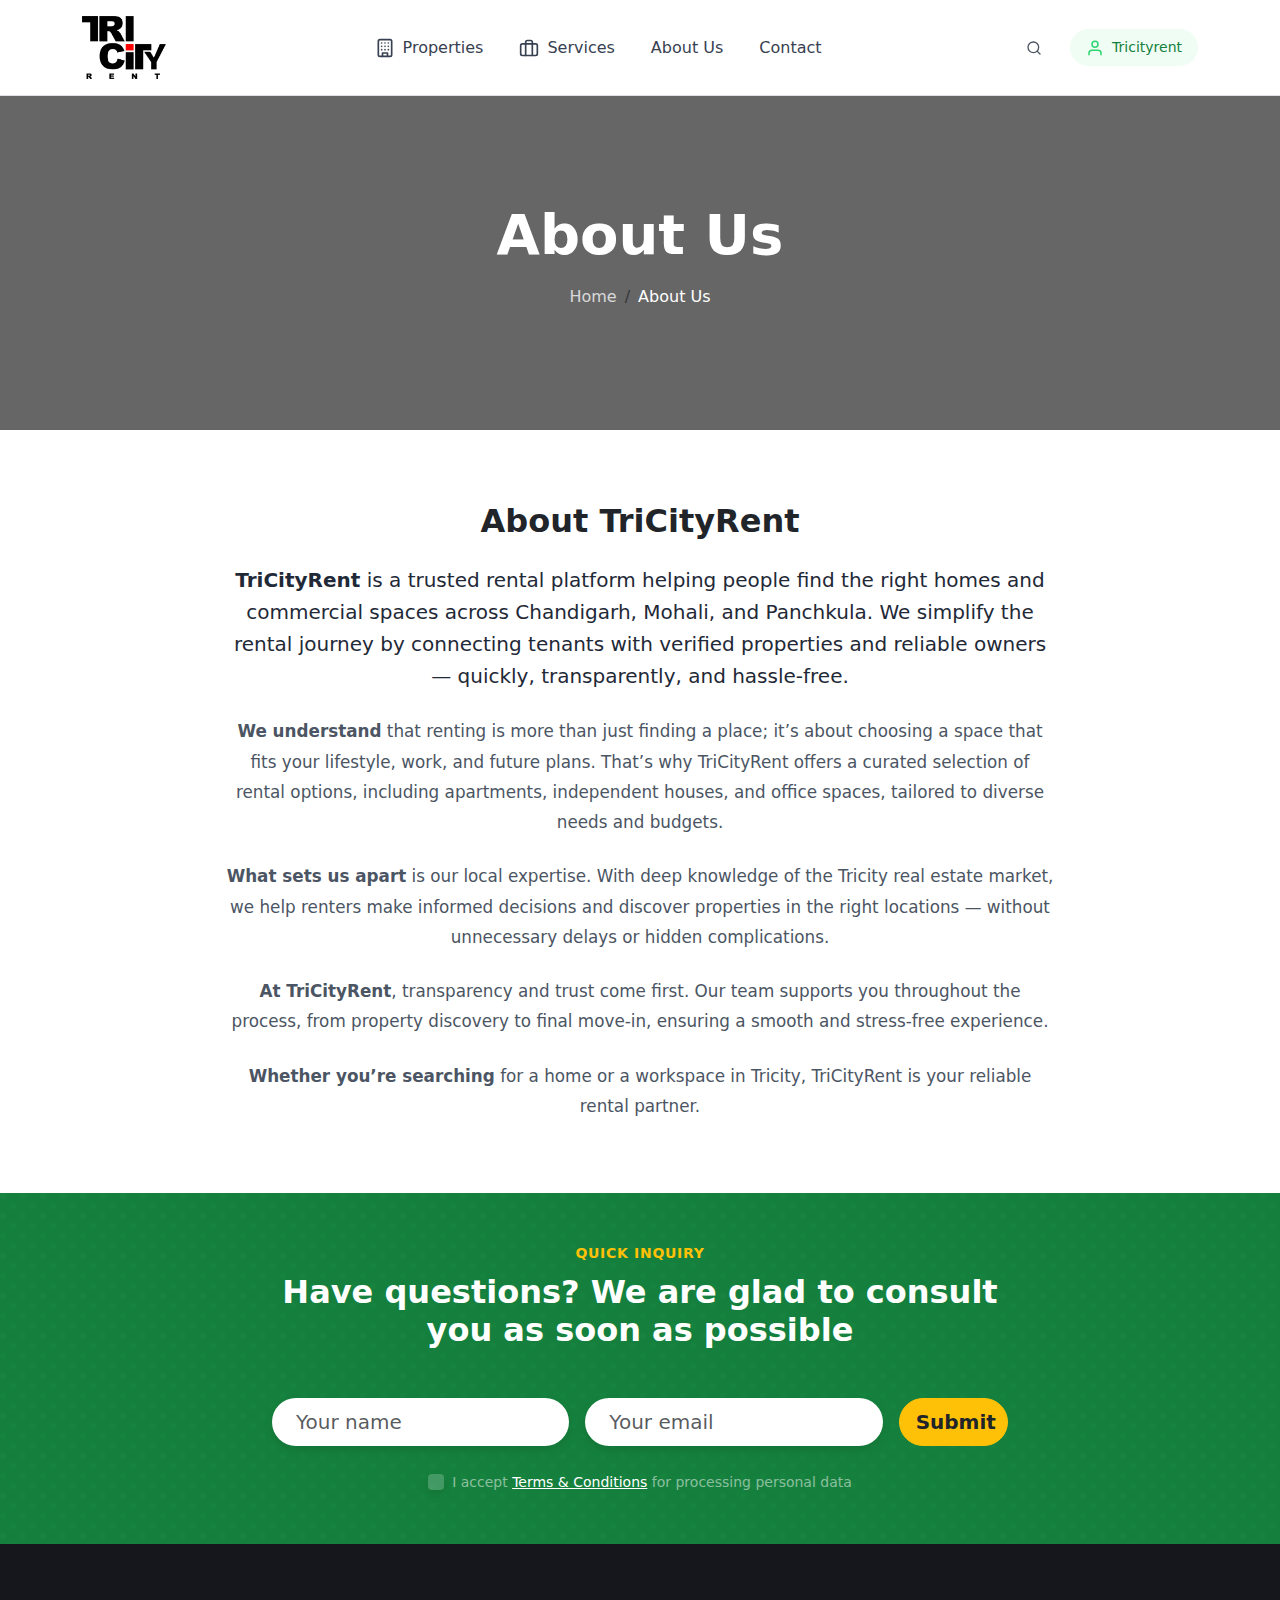
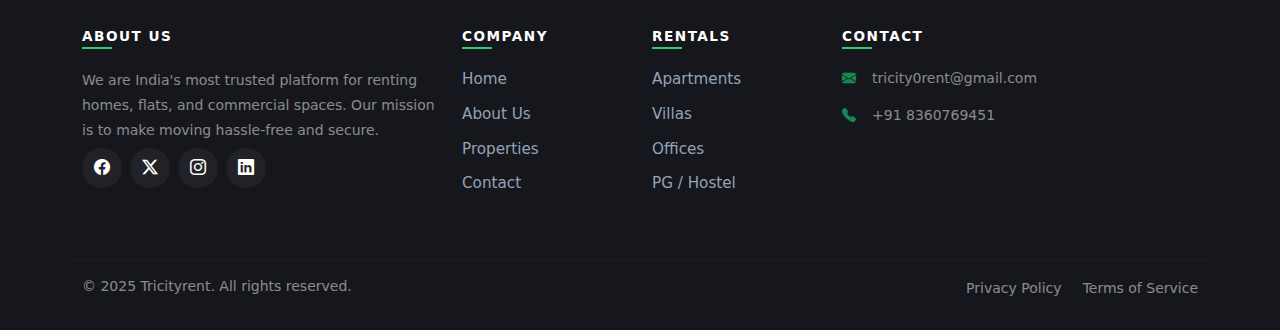
<file: about-us/index.html>
<!DOCTYPE html>
<html lang="en">

<head>
    <meta charset="UTF-8">
    <meta name="viewport" content="width=device-width, initial-scale=1.0">
    <title>About Us - TriCityRent</title>

    <!-- Bootstrap 5 CSS -->
    <link href="https://cdn.jsdelivr.net/npm/bootstrap@5.3.0/dist/css/bootstrap.min.css" rel="stylesheet">
    <!-- Bootstrap Icons -->
    <link href="https://cdn.jsdelivr.net/npm/bootstrap-icons@1.10.5/font/bootstrap-icons.css" rel="stylesheet">
    <link rel="stylesheet" href="https://cdn.jsdelivr.net/npm/bootstrap-icons@1.11.1/font/bootstrap-icons.css" />
    <!-- Google tag (gtag.js) -->
    <script async src="https://www.googletagmanager.com/gtag/js?id=G-1SYDLQN3G2"></script>
    <script>
        window.dataLayer = window.dataLayer || [];
        function gtag() { dataLayer.push(arguments); }
        gtag('js', new Date());

        gtag('config', 'G-1SYDLQN3G2');
    </script>
    <!-- Custom CSS (Linking up one level) -->
    <link rel="stylesheet" href="../assets/css/style.css">
</head>

<body>
    <!-- ==================== MOBILE BOTTOM NAVIGATION ==================== -->
    <!-- Added ID: mobileBottomNav -->
    <div id="mobileBottomNav" class="fixed-bottom d-block d-lg-none z-3 pb-3 px-3 transition-nav">
        <div class="mobile-nav-container shadow-lg border">
            <div class="d-flex justify-content-between align-items-center">

                <a href="/" class="mobile-nav-item ">
                    <i class="bi bi-house"></i>
                    <span>Home</span>
                </a>

                <a href="/properties" class="mobile-nav-item">
                    <i class="bi bi-building"></i>
                    <span>Property</span>
                </a>

                <a href="/contact-us" class="mobile-nav-item">
                    <i class="bi bi-geo-alt"></i>
                    <span>Contact</span>
                </a>

                <a href="/about-us" class="mobile-nav-item active">
                    <i class="bi bi-info-circle"></i>
                    <span>About</span>
                </a>

            </div>
        </div>
    </div>
    <header class="navbar navbar-expand-lg fixed-top bg-white border-bottom transition-all" id="mainNavbar">
        <div class="container-xl">
            <a class="navbar-brand d-flex align-items-center" href="/">
                <div class="position-relative">
                    <img src="../assets/images/Logo1.png" alt="HouseHunt" class="navbar-logo object-fit-contain">
                </div>
            </a>
            <button class="navbar-toggler border-0 p-2" type="button" data-bs-toggle="collapse"
                data-bs-target="#navbarContent">
                <svg stroke="currentColor" fill="none" stroke-width="2" viewBox="0 0 24 24" stroke-linecap="round"
                    stroke-linejoin="round" class="text-secondary" height="28" width="28">
                    <line x1="3" y1="12" x2="21" y2="12"></line>
                    <line x1="3" y1="6" x2="21" y2="6"></line>
                    <line x1="3" y1="18" x2="21" y2="18"></line>
                </svg>
            </button>
            <div class="collapse navbar-collapse" id="navbarContent">
                <div class="navbar-nav mx-auto d-none d-lg-flex align-items-center gap-1 xl-gap-3">
                    <a class="nav-link custom-link" href="/properties">
                        <svg xmlns="http://www.w3.org/2000/svg" width="20" height="20" viewBox="0 0 24 24" fill="none"
                            stroke="currentColor" stroke-width="2" stroke-linecap="round" stroke-linejoin="round"
                            class="me-2">
                            <rect width="16" height="20" x="4" y="2" rx="2" ry="2"></rect>
                            <path d="M9 22v-4h6v4"></path>
                            <path d="M8 6h.01"></path>
                            <path d="M16 6h.01"></path>
                            <path d="M12 6h.01"></path>
                            <path d="M12 10h.01"></path>
                            <path d="M12 14h.01"></path>
                            <path d="M16 10h.01"></path>
                            <path d="M16 14h.01"></path>
                            <path d="M8 10h.01"></path>
                            <path d="M8 14h.01"></path>
                        </svg>
                        Properties
                    </a>
                    <a class="nav-link custom-link" href="/services">
                        <svg stroke="currentColor" fill="none" stroke-width="2" viewBox="0 0 24 24"
                            stroke-linecap="round" stroke-linejoin="round" class="me-2" height="20" width="20">
                            <rect x="2" y="7" width="20" height="14" rx="2" ry="2"></rect>
                            <path d="M16 21V5a2 2 0 0 0-2-2h-4a2 2 0 0 0-2 2v16"></path>
                        </svg>
                        Services
                    </a>
                    <a class="nav-link custom-link" href="/about-us">About Us</a>
                    <a class="nav-link custom-link" href="/contact-us">Contact</a>
                </div>
                <div class="d-none d-lg-flex align-items-center gap-3">
                    <button class="btn btn-icon-round">
                        <svg stroke="currentColor" fill="none" stroke-width="2" viewBox="0 0 24 24"
                            stroke-linecap="round" stroke-linejoin="round" class="text-icon" height="20" width="20">
                            <circle cx="11" cy="11" r="8"></circle>
                            <line x1="21" y1="21" x2="16.65" y2="16.65"></line>
                        </svg>
                    </button>
                    <div class="profile-pill">
                        <svg stroke="currentColor" fill="none" stroke-width="2" viewBox="0 0 24 24"
                            stroke-linecap="round" stroke-linejoin="round" class="text-green-brand" height="18"
                            width="18">
                            <path d="M20 21v-2a4 4 0 0 0-4-4H8a4 4 0 0 0-4 4v2"></path>
                            <circle cx="12" cy="7" r="4"></circle>
                        </svg>
                        <span>Tricityrent</span>
                    </div>
                </div>
                <div class="d-lg-none mt-3 pb-3 border-top pt-3">
                    <div class="d-flex flex-column gap-2">
                        <a class="mobile-link" href="/properties">Properties</a>
                        <div class="border-top my-1"></div>
                        <a class="mobile-link" href="/services">Services</a>
                        <div class="border-top my-1"></div>
                        <a class="mobile-link-icon" href="/about-us">About Us</a>
                        <a class="mobile-link-icon" href="/contact-us">Contact Us</a>
                    </div>
                </div>
            </div>
        </div>
    </header>


    <!-- ==================== BREADCRUMB AREA ==================== -->
    <section class="breadcrumb-area d-flex align-items-center justify-content-center text-center">
        <div class="container position-relative z-2">
            <h1 class="display-4 fw-bold text-white mb-3">About Us</h1>
            <nav aria-label="breadcrumb">
                <ol class="breadcrumb justify-content-center bg-transparent p-0 m-0">
                    <li class="breadcrumb-item"><a href="../index.html"
                            class="text-white text-decoration-none opacity-75">Home</a></li>
                    <li class="breadcrumb-item active text-white" aria-current="page">About Us</li>
                </ol>
            </nav>
        </div>
        <div class="breadcrumb-overlay"></div>
    </section>

    <!-- ==================== MAIN TEXT CONTENT ==================== -->
    <section class="py-5 bg-white">
        <div class="container py-lg-4">
            <div class="row justify-content-center">
                <div class="col-lg-10 col-xl-9">
                    <div class="about-content text-center">
                        <h2 class="fw-bold text-dark mb-4">About TriCityRent</h2>

                        <p class="lead-text mb-4">
                            <strong>TriCityRent</strong> is a trusted rental platform helping people find the right
                            homes and commercial spaces across Chandigarh, Mohali, and Panchkula. We simplify the rental
                            journey by connecting tenants with verified properties and reliable owners — quickly,
                            transparently, and hassle-free.
                        </p>

                        <p class="text-secondary mb-4 leading-relaxed">
                            <strong>We understand</strong> that renting is more than just finding a place; it’s about
                            choosing a space that fits your lifestyle, work, and future plans. That’s why TriCityRent
                            offers a curated selection of rental options, including apartments, independent houses, and
                            office spaces, tailored to diverse needs and budgets.
                        </p>

                        <p class="text-secondary mb-4 leading-relaxed">
                            <strong>What sets us apart</strong> is our local expertise. With deep knowledge of the
                            Tricity real estate market, we help renters make informed decisions and discover properties
                            in the right locations — without unnecessary delays or hidden complications.
                        </p>

                        <p class="text-secondary mb-4 leading-relaxed">
                            <strong>At TriCityRent</strong>, transparency and trust come first. Our team supports you
                            throughout the process, from property discovery to final move-in, ensuring a smooth and
                            stress-free experience.
                        </p>

                        <p class="text-secondary mb-0 leading-relaxed">
                            <strong>Whether you’re searching</strong> for a home or a workspace in Tricity, TriCityRent
                            is your reliable rental partner.
                        </p>

                    </div>
                </div>
            </div>
        </div>
    </section>

    <!-- ==================== NEWSLETTER / INQUIRY FORM ==================== -->
    <section class="newsletter-area py-5 position-relative">
        <div class="container">
            <div class="row justify-content-center">
                <div class="col-xl-8 col-lg-10">
                    <div class="newsletter-content text-center text-white">

                        <div class="mb-4">
                            <span class="text-uppercase fw-bold text-warning small tracking-wider">Quick Inquiry</span>
                            <h2 class="fw-bold mt-2">Have questions? We are glad to consult you as soon as possible</h2>
                        </div>

                        <!-- Inquiry Form -->
                        <form class="newsletter-form mt-5">
                            <div class="row g-3 justify-content-center">
                                <div class="col-md-5">
                                    <input type="text" class="form-control form-control-lg rounded-pill px-4"
                                        placeholder="Your name" required>
                                </div>
                                <div class="col-md-5">
                                    <input type="email" class="form-control form-control-lg rounded-pill px-4"
                                        placeholder="Your email" required>
                                </div>
                                <div class="col-md-2">
                                    <button type="submit"
                                        class="btn btn-warning btn-lg rounded-pill w-100 fw-bold text-dark">Submit</button>
                                </div>
                            </div>

                            <div class="form-check d-inline-block mt-4 text-start">
                                <input class="form-check-input" type="checkbox" id="termsCheck" required>
                                <label class="form-check-label text-white-50 small" for="termsCheck">
                                    I accept <a href="#" class="text-white text-decoration-underline">Terms &
                                        Conditions</a> for processing personal data
                                </label>
                            </div>
                        </form>

                    </div>
                </div>
            </div>
        </div>
    </section>

    <!-- ==================== FOOTER ==================== -->
    <!-- (Include the Footer code I gave you previously here) -->
    <footer class="footer-section">
        <div class="container">


            <!-- Middle Section: Links -->
            <div class="row g-4">

                <!-- Column 1: About -->
                <div class="col-lg-4 col-md-2">
                    <h6 class="footer-heading">About Us</h6>
                    <p class="text-white-50 small leading-loose mb-1">
                        We are India's most trusted platform for renting homes, flats, and commercial spaces. Our
                        mission is to make moving hassle-free and secure.
                    </p>
                    <div class="d-flex gap-2">
                        <a href="#" class="social-icon"><i class="bi bi-facebook"></i></a>
                        <a href="#" class="social-icon"><i class="bi bi-twitter-x"></i></a>
                        <a href="#" class="social-icon"><i class="bi bi-instagram"></i></a>
                        <a href="#" class="social-icon"><i class="bi bi-linkedin"></i></a>
                    </div>
                </div>

                <!-- Column 2: Quick Links (Col-6 on mobile for side-by-side) -->
                <div class="col-6 col-lg-2 col-md-3">
                    <h6 class="footer-heading">Company</h6>
                    <ul class="list-unstyled">
                        <li><a href="/" class="footer-link">Home</a></li>
                        <li><a href="/about-us" class="footer-link">About Us</a></li>
                        <li><a href="/properties" class="footer-link">Properties</a></li>
                        <li><a href="/contact-us/" class="footer-link">Contact</a></li>
                </div>

                <!-- Column 3: Rentals (Col-6 on mobile) -->
                <div class="col-6 col-lg-2 col-md-3">
                    <h6 class="footer-heading">Rentals</h6>
                    <ul class="list-unstyled">
                        <li><a href="/Apartments" class="footer-link">Apartments</a></li>
                        <li><a href="/Villas" class="footer-link">Villas</a></li>
                        <li><a href="/Offices" class="footer-link">Offices</a></li>
                        <li><a href="/PG_House" class="footer-link">PG / Hostel</a></li>
                    </ul>
                </div>

                <!-- Column 4: Contact Info -->
                <div class="col-lg-4 col-md-12">
                    <h6 class="footer-heading">Contact</h6>
                    <ul class="list-unstyled text-white-50 small">
                        <!-- <li class="mb-3 d-flex gap-3">
                            <i class="bi bi-geo-alt-fill text-success"></i>
                            <span>123 Market Road, Mohali, Punjab, India 160055</span>
                        </li> -->
                        <li class="mb-3 d-flex gap-3">
                            <i class="bi bi-envelope-fill text-success"></i>
                            <a href="mailto:tricity0rent@gmail.com"
                                class="text-white-50 text-decoration-none">tricity0rent@gmail.com</a>
                        </li>
                        <li class="mb-3 d-flex gap-3">
                            <i class="bi bi-telephone-fill text-success"></i>
                            <span>+91 8360769451</span>
                        </li>
                    </ul>
                </div>
            </div>

            <!-- Bottom Section: Copyright -->
            <div class="row mt-5 pt-3 border-top border-secondary border-opacity-10">
                <div class="col-md-6 text-center text-md-start">
                    <p class="small text-white-50 mb-0">&copy; 2025 Tricityrent. All rights reserved.</p>
                </div>
                <div class="col-md-6 text-center text-md-end mt-3 mt-md-0">
                    <a href="/legal/privacy"
                        class="text-white-50 text-decoration-none small me-3 footer-bottom-link">Privacy
                        Policy</a>
                    <a href="/legal/terms" class="text-white-50 text-decoration-none small footer-bottom-link">Terms of
                        Service</a>
                </div>
            </div>
        </div>
    </footer>

    <script src="https://cdn.jsdelivr.net/npm/bootstrap@5.3.0/dist/js/bootstrap.bundle.min.js"></script>
    <script src="../assets/js/main.js"></script>

</body>

</html>
</file>
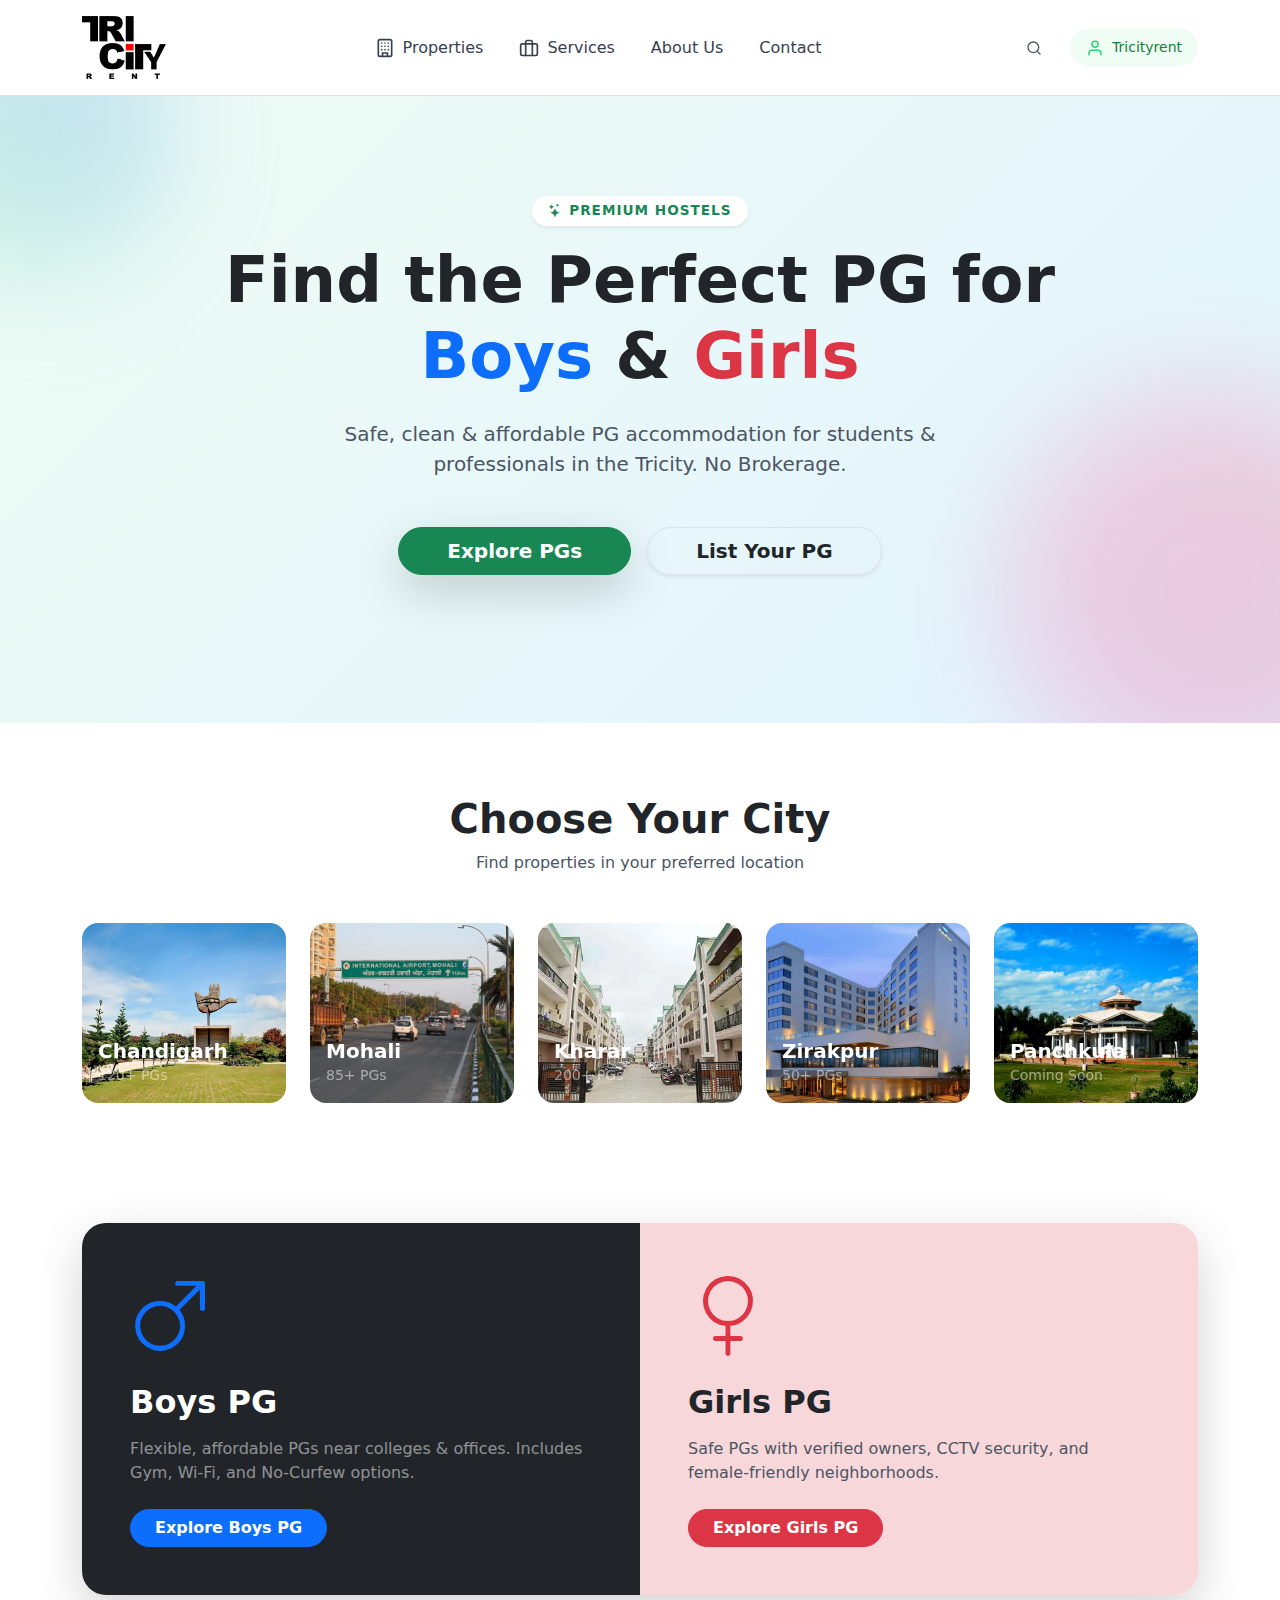
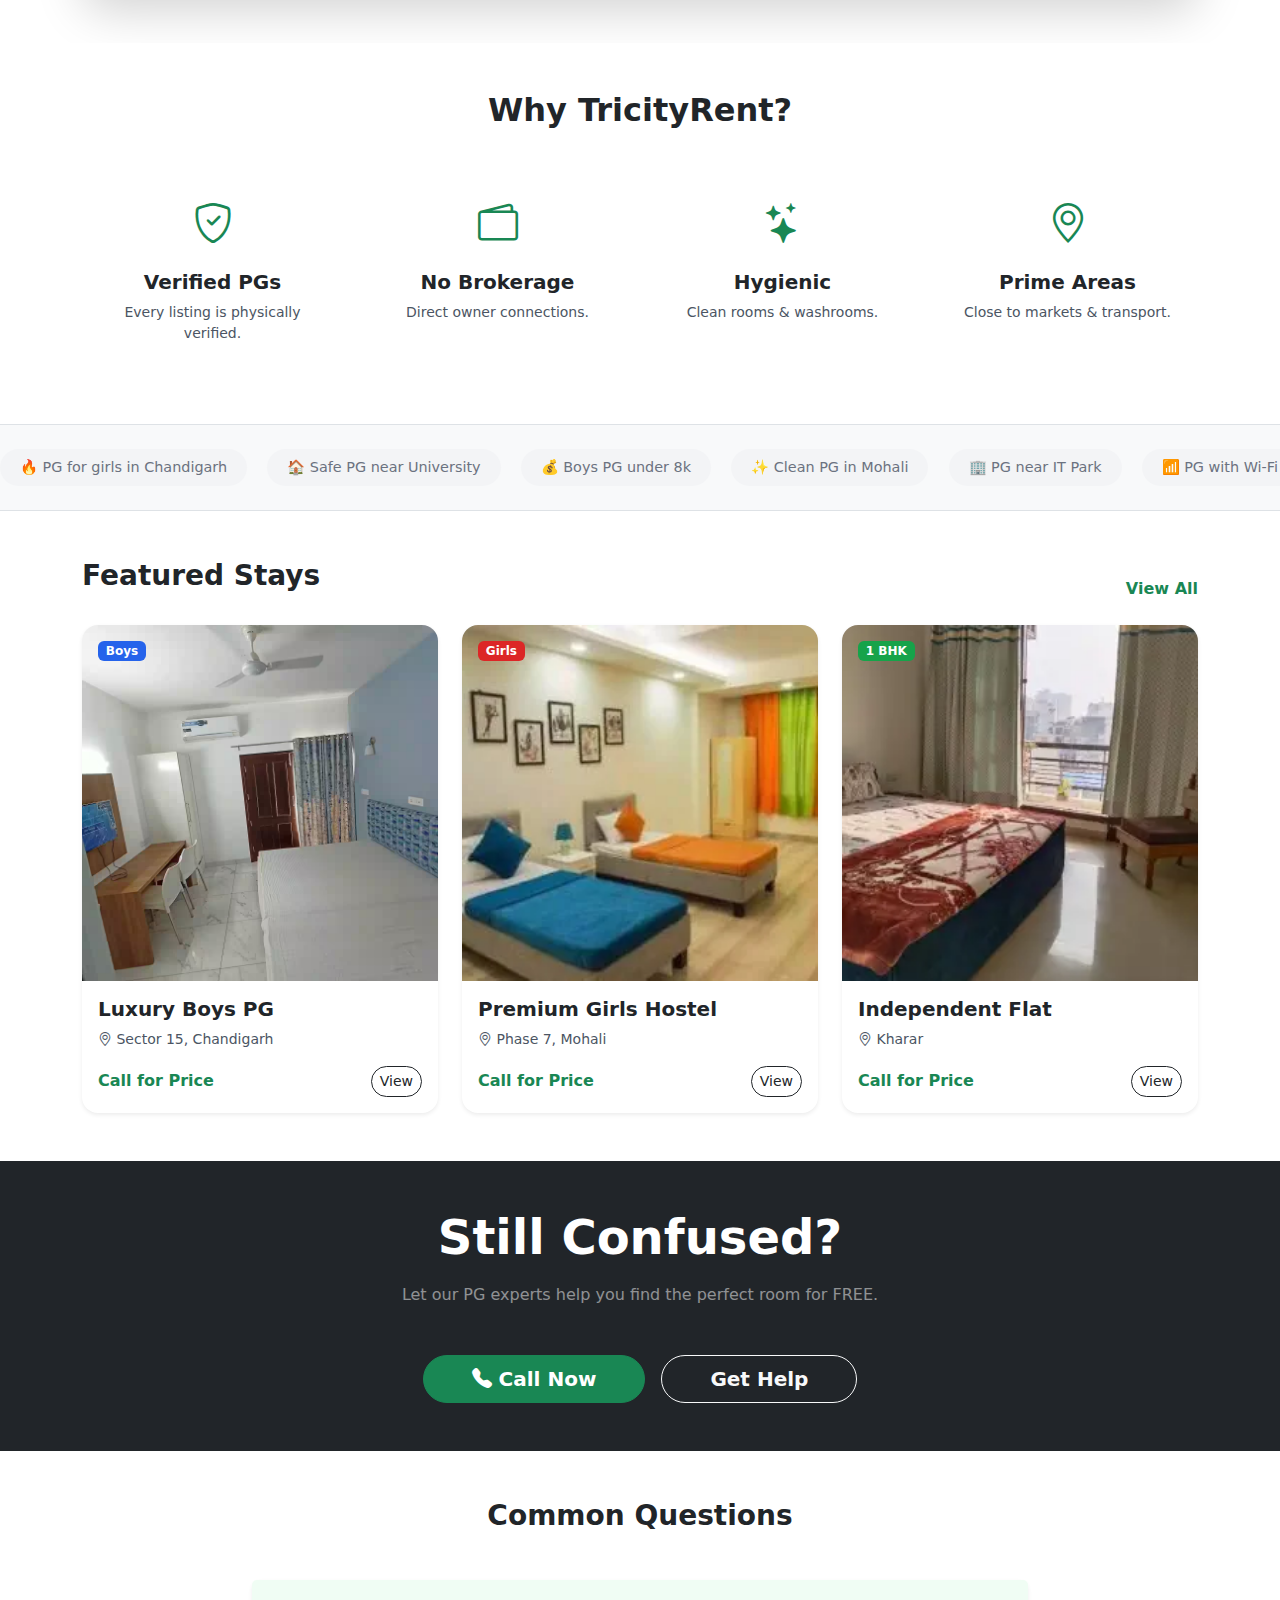
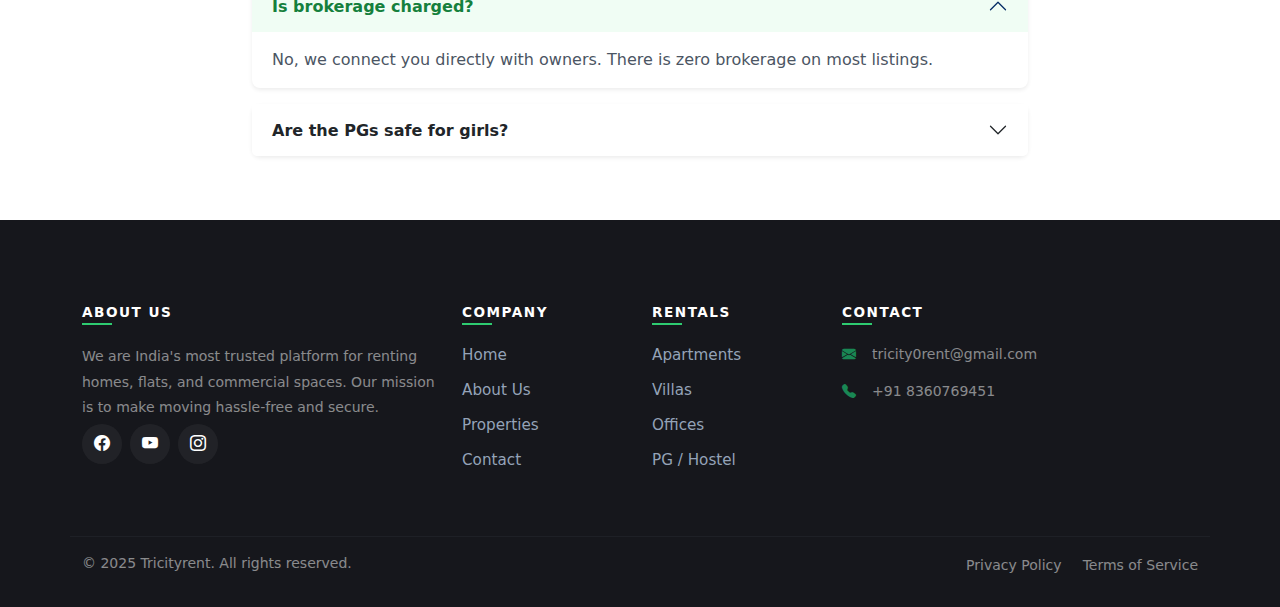
<file: PG_House/index.html>
<!DOCTYPE html>
<html lang="en">

<head>
    <meta charset="UTF-8">
    <meta name="viewport" content="width=device-width, initial-scale=1.0">
    <title>PG House - Boys & Girls Hostels | TricityRent</title>

    <!-- Bootstrap 5 -->
    <link href="https://cdn.jsdelivr.net/npm/bootstrap@5.3.0/dist/css/bootstrap.min.css" rel="stylesheet">
    <link href="https://cdn.jsdelivr.net/npm/bootstrap-icons@1.10.5/font/bootstrap-icons.css" rel="stylesheet">

    <!-- Custom CSS (Linking up one level) -->
    <link rel="stylesheet" href="../assets/css/style.css">
    <!-- Google tag (gtag.js) -->
    <script async src="https://www.googletagmanager.com/gtag/js?id=G-1SYDLQN3G2"></script>
    <script>
        window.dataLayer = window.dataLayer || [];
        function gtag() { dataLayer.push(arguments); }
        gtag('js', new Date());

        gtag('config', 'G-1SYDLQN3G2');
    </script>
    <style>

        /* 1. Hero Background Blobs */
        .hero-pg {
            background: linear-gradient(135deg, #f0fdf4 0%, #e0f2fe 100%);
            position: relative;
            overflow: hidden;
        }

        .blob {
            position: absolute;
            background: linear-gradient(45deg, #86efac, #3b82f6);
            border-radius: 50%;
            opacity: 0.3;
            filter: blur(60px);
            animation: floatBlob 10s infinite alternate;
        }

        .blob-1 {
            top: -10%;
            left: -10%;
            width: 300px;
            height: 300px;
        }

        .blob-2 {
            bottom: -10%;
            right: -10%;
            width: 400px;
            height: 400px;
            animation-delay: 2s;
            background: linear-gradient(45deg, #f472b6, #fb7185);
        }

        @keyframes floatBlob {
            0% {
                transform: translate(0, 0) scale(1);
            }

            100% {
                transform: translate(20px, 40px) scale(1.1);
            }
        }

        /* 2. Glassmorphism City Cards */
        .city-card {
            background: rgba(255, 255, 255, 0.7);
            backdrop-filter: blur(10px);
            border: 1px solid rgba(255, 255, 255, 0.5);
            transition: all 0.4s cubic-bezier(0.175, 0.885, 0.32, 1.275);
            overflow: hidden;
        }

        .city-card:hover {
            transform: translateY(-10px) scale(1.02);
            box-shadow: 0 20px 40px rgba(0, 0, 0, 0.1);
            border-color: #22c55e;
        }

        .city-img {
            transition: transform 0.5s ease;
        }

        .city-card:hover .city-img {
            transform: scale(1.1);
        }

        /* 3. Split Screen */
        .split-box {
            transition: transform 0.3s ease;
        }

        .split-box:hover {
            transform: scale(1.02);
            z-index: 2;
        }

        /* 4. Marquee Text */
        .marquee-container {
            overflow: hidden;
            white-space: nowrap;
        }

        .marquee-content {
            display: inline-block;
            animation: marquee 20s linear infinite;
        }

        @keyframes marquee {
            0% {
                transform: translateX(0);
            }

            100% {
                transform: translateX(-50%);
            }
        }

        .search-tag {
            display: inline-block;
            padding: 8px 20px;
            background: #f3f4f6;
            border-radius: 50px;
            margin-right: 15px;
            color: #6b7280;
            font-size: 0.9rem;
        }
    </style>


</head>

<body>

    <!-- ==================== NAVBAR ==================== -->
    <header class="navbar navbar-expand-lg fixed-top bg-white border-bottom transition-all" id="mainNavbar">
        <div class="container-xl">
            <a class="navbar-brand d-flex align-items-center" href="/">
                <div class="position-relative">
                    <img src="../assets/images/Logo1.png" alt="TriCityRent - Real Estate in Chandigarh Mohali"
                        class="navbar-logo object-fit-contain">
                </div>
            </a>
            <button class="navbar-toggler border-0 p-2" type="button" data-bs-toggle="collapse"
                data-bs-target="#navbarContent">
                <svg stroke="currentColor" fill="none" stroke-width="2" viewBox="0 0 24 24" stroke-linecap="round"
                    stroke-linejoin="round" class="text-secondary" height="28" width="28">
                    <line x1="3" y1="12" x2="21" y2="12"></line>
                    <line x1="3" y1="6" x2="21" y2="6"></line>
                    <line x1="3" y1="18" x2="21" y2="18"></line>
                </svg>
            </button>
            <div class="collapse navbar-collapse" id="navbarContent">
                <div class="navbar-nav mx-auto d-none d-lg-flex align-items-center gap-1 xl-gap-3">
                    <a class="nav-link custom-link" href="/properties">
                        <svg xmlns="http://www.w3.org/2000/svg" width="20" height="20" viewBox="0 0 24 24" fill="none"
                            stroke="currentColor" stroke-width="2" stroke-linecap="round" stroke-linejoin="round"
                            class="me-2">
                            <rect width="16" height="20" x="4" y="2" rx="2" ry="2"></rect>
                            <path d="M9 22v-4h6v4"></path>
                            <path d="M8 6h.01"></path>
                            <path d="M16 6h.01"></path>
                            <path d="M12 6h.01"></path>
                            <path d="M12 10h.01"></path>
                            <path d="M12 14h.01"></path>
                            <path d="M16 10h.01"></path>
                            <path d="M16 14h.01"></path>
                            <path d="M8 10h.01"></path>
                            <path d="M8 14h.01"></path>
                        </svg>
                        Properties
                    </a>
                    <a class="nav-link custom-link" href="/services">
                        <svg stroke="currentColor" fill="none" stroke-width="2" viewBox="0 0 24 24"
                            stroke-linecap="round" stroke-linejoin="round" class="me-2" height="20" width="20">
                            <rect x="2" y="7" width="20" height="14" rx="2" ry="2"></rect>
                            <path d="M16 21V5a2 2 0 0 0-2-2h-4a2 2 0 0 0-2 2v16"></path>
                        </svg>
                        Services
                    </a>
                    <a class="nav-link custom-link" href="/about-us">About Us</a>
                    <a class="nav-link custom-link" href="/contact-us">Contact</a>
                </div>
                <div class="d-none d-lg-flex align-items-center gap-3">
                    <button class="btn btn-icon-round">
                        <svg stroke="currentColor" fill="none" stroke-width="2" viewBox="0 0 24 24"
                            stroke-linecap="round" stroke-linejoin="round" class="text-icon" height="20" width="20">
                            <circle cx="11" cy="11" r="8"></circle>
                            <line x1="21" y1="21" x2="16.65" y2="16.65"></line>
                        </svg>
                    </button>
                    <div class="profile-pill">
                        <svg stroke="currentColor" fill="none" stroke-width="2" viewBox="0 0 24 24"
                            stroke-linecap="round" stroke-linejoin="round" class="text-green-brand" height="18"
                            width="18">
                            <path d="M20 21v-2a4 4 0 0 0-4-4H8a4 4 0 0 0-4 4v2"></path>
                            <circle cx="12" cy="7" r="4"></circle>
                        </svg>
                        <span>Tricityrent</span>
                    </div>
                </div>
                <div class="d-lg-none mt-3 pb-3 border-top pt-3">
                    <div class="d-flex flex-column gap-2">
                        <a class="mobile-link" href="/properties">Properties</a>
                        <div class="border-top my-1"></div>
                        <a class="mobile-link" href="/services">Services</a>
                        <div class="border-top my-1"></div>
                        <a class="mobile-link-icon" href="/about-us">About Us</a>
                        <a class="mobile-link-icon" href="/contact-us">Contact Us</a>
                    </div>
                </div>
            </div>
        </div>
    </header>

    <!-- ==================== 1. HERO SECTION ==================== -->
    <section class="hero-pg py-5 mt-5 min-vh-75 d-flex align-items-center justify-content-center text-center">
        <!-- Blobs -->
        <div class="blob blob-1"></div>
        <div class="blob blob-2"></div>

        <div class="container position-relative z-2">
            <span class="badge bg-white text-success shadow-sm px-3 py-2 rounded-pill mb-3 text-uppercase fw-bold ls-1">
                <i class="bi bi-stars"></i> Premium Hostels
            </span>
            <h1 class="display-3 fw-bold text-dark mb-4">
                Find the Perfect PG for <br> <span class="text-primary">Boys</span> & <span
                    class="text-danger">Girls</span>
            </h1>
            <p class="lead text-secondary mx-auto mb-5" style="max-width: 600px;">
                Safe, clean & affordable PG accommodation for students & professionals in the Tricity. No Brokerage.
            </p>
            <div class="d-flex flex-column flex-sm-row justify-content-center gap-3">
                <a href="#city-selector" class="btn btn-success btn-lg rounded-pill px-5 fw-bold shadow-lg hover-lift">
                    Explore PGs
                </a>
                <a href="../contact-us/index.html"
                    class="btn btn-white btn-lg rounded-pill px-5 fw-bold shadow-sm border hover-lift">
                    List Your PG
                </a>
            </div>
        </div>
    </section>

    <!-- ==================== 2. CITY SELECTOR ==================== -->
    <section class="py-5 bg-white" id="city-selector">
        <div class="container py-lg-4">
            <div class="text-center mb-5">
                <h2 class="fw-bold display-6">Choose Your City</h2>
                <p class="text-secondary">Find properties in your preferred location</p>
            </div>

            <div class="row g-4 justify-content-center">

                <!-- Chandigarh -->
                <div class="col-6 col-md-4 col-lg">
                    <a href="pg-chandigarh" class="text-decoration-none">
                        <div class="card city-card h-100 border-0 rounded-4">
                            <div class="position-relative overflow-hidden" style="height: 180px;">
                                <img src="../assets/images/chandigarhbg.webp"
                                    class="w-100 h-100 object-fit-cover city-img" alt="Chandigarh">
                                <div class="position-absolute bottom-0 start-0 w-100 p-3 bg-gradient-to-t">
                                    <h5 class="text-white fw-bold mb-0 text-shadow">Chandigarh</h5>
                                    <small class="text-white-50">120+ PGs</small>
                                </div>
                            </div>
                        </div>
                    </a>
                </div>

                <!-- Mohali -->
                <div class="col-6 col-md-4 col-lg">
                    <a href="#" class="text-decoration-none">
                        <div class="card city-card h-100 border-0 rounded-4">
                            <div class="position-relative overflow-hidden" style="height: 180px;">
                                <img src="../assets/images/mohali.jpg" class="w-100 h-100 object-fit-cover city-img"
                                    alt="Mohali">
                                <div class="position-absolute bottom-0 start-0 w-100 p-3 bg-gradient-to-t">
                                    <h5 class="text-white fw-bold mb-0 text-shadow">Mohali</h5>
                                    <small class="text-white-50">85+ PGs</small>
                                </div>
                            </div>
                        </div>
                    </a>
                </div>

                <!-- Kharar -->
                <div class="col-6 col-md-4 col-lg">
                    <a href="#" class="text-decoration-none">
                        <div class="card city-card h-100 border-0 rounded-4">
                            <div class="position-relative overflow-hidden" style="height: 180px;">
                                <img src="../assets/images/Kharara.webp" class="w-100 h-100 object-fit-cover city-img"
                                    alt="Kharar">
                                <div class="position-absolute bottom-0 start-0 w-100 p-3 bg-gradient-to-t">
                                    <h5 class="text-white fw-bold mb-0 text-shadow">Kharar</h5>
                                    <small class="text-white-50">200+ PGs</small>
                                </div>
                            </div>
                        </div>
                    </a>
                </div>

                <!-- Zirakpur -->
                <div class="col-6 col-md-4 col-lg">
                    <a href="#" class="text-decoration-none">
                        <div class="card city-card h-100 border-0 rounded-4">
                            <div class="position-relative overflow-hidden" style="height: 180px;">
                                <img src="../assets/images/Park_Plaza_Zirakpur_-_facade_evu0jl.avif"
                                    class="w-100 h-100 object-fit-cover city-img" alt="Zirakpur">
                                <div class="position-absolute bottom-0 start-0 w-100 p-3 bg-gradient-to-t">
                                    <h5 class="text-white fw-bold mb-0 text-shadow">Zirakpur</h5>
                                    <small class="text-white-50">50+ PGs</small>
                                </div>
                            </div>
                        </div>
                    </a>
                </div>

                <!-- Panchkula -->
                <div class="col-6 col-md-4 col-lg">
                    <a href="#" class="text-decoration-none">
                        <div class="card city-card h-100 border-0 rounded-4">
                            <div class="position-relative overflow-hidden" style="height: 180px;">
                                <img src="../assets/images/pklc.jpg" class="w-100 h-100 object-fit-cover city-img"
                                    alt="Panchkula">
                                <div class="position-absolute bottom-0 start-0 w-100 p-3 bg-gradient-to-t">
                                    <h5 class="text-white fw-bold mb-0 text-shadow">Panchkula</h5>
                                    <small class="text-white-50">Coming Soon</small>
                                </div>
                            </div>
                        </div>
                    </a>
                </div>

            </div>
        </div>
    </section>

    <!-- ==================== 3. BOYS VS GIRLS ==================== -->
    <section class="container py-5">
        <div class="row g-0 rounded-5 overflow-hidden shadow-lg">

            <!-- Boys Side (Dark) -->
            <div
                class="col-md-6 bg-dark text-white p-5 split-box d-flex flex-column justify-content-center text-center text-md-start">
                <div class="mb-3"><i class="bi bi-gender-male display-1 text-primary"></i></div>
                <h2 class="fw-bold mb-3">Boys PG</h2>
                <p class="text-white-50 mb-4">Flexible, affordable PGs near colleges & offices. Includes Gym, Wi-Fi, and
                    No-Curfew options.</p>
                <div>
                    <a href="pg-chandigarh/index.html" class="btn btn-primary rounded-pill px-4 fw-bold">Explore Boys
                        PG</a>
                </div>
            </div>

            <!-- Girls Side (Light/Pastel) -->
            <div
                class="col-md-6 bg-danger-subtle text-dark p-5 split-box d-flex flex-column justify-content-center text-center text-md-start">
                <div class="mb-3"><i class="bi bi-gender-female display-1 text-danger"></i></div>
                <h2 class="fw-bold mb-3">Girls PG</h2>
                <p class="text-secondary mb-4">Safe PGs with verified owners, CCTV security, and female-friendly
                    neighborhoods.</p>
                <div>
                    <a href="pg-chandigarh/index.html" class="btn btn-danger rounded-pill px-4 fw-bold">Explore Girls
                        PG</a>
                </div>
            </div>

        </div>
    </section>

    <!-- ==================== 4. WHY TRUST US ==================== -->
    <section class="py-5 bg-white">
        <div class="container text-center">
            <h2 class="fw-bold mb-5">Why TricityRent?</h2>
            <div class="row g-4">
                <div class="col-6 col-md-3">
                    <div class="p-3">
                        <i class="bi bi-shield-check fs-1 text-success mb-3 d-block"></i>
                        <h5 class="fw-bold">Verified PGs</h5>
                        <p class="small text-secondary">Every listing is physically verified.</p>
                    </div>
                </div>
                <div class="col-6 col-md-3">
                    <div class="p-3">
                        <i class="bi bi-wallet2 fs-1 text-success mb-3 d-block"></i>
                        <h5 class="fw-bold">No Brokerage</h5>
                        <p class="small text-secondary">Direct owner connections.</p>
                    </div>
                </div>
                <div class="col-6 col-md-3">
                    <div class="p-3">
                        <i class="bi bi-stars fs-1 text-success mb-3 d-block"></i>
                        <h5 class="fw-bold">Hygienic</h5>
                        <p class="small text-secondary">Clean rooms & washrooms.</p>
                    </div>
                </div>
                <div class="col-6 col-md-3">
                    <div class="p-3">
                        <i class="bi bi-geo-alt fs-1 text-success mb-3 d-block"></i>
                        <h5 class="fw-bold">Prime Areas</h5>
                        <p class="small text-secondary">Close to markets & transport.</p>
                    </div>
                </div>
            </div>
        </div>
    </section>

    <!-- ==================== 5. LIVE SEARCH TAGS ==================== -->
    <section class="py-4 bg-light border-top border-bottom">
        <div class="marquee-container">
            <div class="marquee-content">
                <span class="search-tag">🔥 PG for girls in Chandigarh</span>
                <span class="search-tag">🏠 Safe PG near University</span>
                <span class="search-tag">💰 Boys PG under 8k</span>
                <span class="search-tag">✨ Clean PG in Mohali</span>
                <span class="search-tag">🏢 PG near IT Park</span>
                <span class="search-tag">📶 PG with Wi-Fi & Food</span>
                <span class="search-tag">🔥 PG for girls in Chandigarh</span>
                <span class="search-tag">🏠 Safe PG near University</span>
                <span class="search-tag">💰 Boys PG under 8k</span>
                <span class="search-tag">✨ Clean PG in Mohali</span>
            </div>
        </div>
    </section>

    <!-- ==================== 6. FEATURED MOCK LISTINGS ==================== -->
    <section class="py-5 bg-white">
        <div class="container">
            <div class="d-flex justify-content-between align-items-end mb-4">
                <h3 class="fw-bold">Featured Stays</h3>
                <a href="pg-chandigarh/index.html" class="text-success fw-bold text-decoration-none">View All</a>
            </div>

            <div class="row g-4">
                <!-- Card 1 -->
                <div class="col-md-4">
                    <div class="card border-0 shadow-sm rounded-4 overflow-hidden h-100">
                        <div class="position-relative">
                            <img src="../assets/images/Luxury-Boys-PG.avif"
                                class="card-img-top object-fit-cover" height="220" alt="PG">
                            <span class="badge bg-primary position-absolute top-0 start-0 m-3">Boys</span>
                        </div>
                        <div class="card-body">
                            <h5 class="fw-bold">Luxury Boys PG</h5>
                            <p class="text-secondary small"><i class="bi bi-geo-alt"></i> Sector 15, Chandigarh</p>
                            <div class="d-flex justify-content-between align-items-center">
                                <span class="fw-bold text-success">Call for Price</span>
                                <a href="pg-chandigarh/index.html"
                                    class="btn btn-sm btn-outline-dark rounded-pill">View</a>
                            </div>
                        </div>
                    </div>
                </div>

                <!-- Card 2 -->
                <div class="col-md-4">
                    <div class="card border-0 shadow-sm rounded-4 overflow-hidden h-100">
                        <div class="position-relative">
                            <img src="../assets/images/Hostel- Phase7-Mohali.webp"
                                class="card-img-top object-fit-cover" height="220" alt="PG">
                            <span class="badge bg-danger position-absolute top-0 start-0 m-3">Girls</span>
                        </div>
                        <div class="card-body">
                            <h5 class="fw-bold">Premium Girls Hostel</h5>
                            <p class="text-secondary small"><i class="bi bi-geo-alt"></i> Phase 7, Mohali</p>
                            <div class="d-flex justify-content-between align-items-center">
                                <span class="fw-bold text-success">Call for Price</span>
                                <a href="#" class="btn btn-sm btn-outline-dark rounded-pill">View</a>
                            </div>
                        </div>
                    </div>
                </div>

                <!-- Card 3 -->
                <div class="col-md-4">
                    <div class="card border-0 shadow-sm rounded-4 overflow-hidden h-100">
                        <div class="position-relative">
                            <img src="../assets/images/Privatekharar.webp"
                                class="card-img-top object-fit-cover" height="220" alt="PG">
                            <span class="badge bg-success position-absolute top-0 start-0 m-3">1 BHK</span>
                        </div>
                        <div class="card-body">
                            <h5 class="fw-bold">Independent Flat</h5>
                            <p class="text-secondary small"><i class="bi bi-geo-alt"></i> Kharar</p>
                            <div class="d-flex justify-content-between align-items-center">
                                <span class="fw-bold text-success">Call for Price</span>
                                <a href="#" class="btn btn-sm btn-outline-dark rounded-pill">View</a>
                            </div>
                        </div>
                    </div>
                </div>
            </div>
        </div>
    </section>

    <!-- ==================== 7. POWER CTA ==================== -->
    <section class="py-5 bg-dark text-white text-center position-relative overflow-hidden">
        <div class="container position-relative z-2">
            <h2 class="display-5 fw-bold mb-3">Still Confused?</h2>
            <p class="text-white-50 mb-5">Let our PG experts help you find the perfect room for FREE.</p>
            <div class="d-flex justify-content-center gap-3">
                <a href="tel:+919876543210" class="btn btn-success btn-lg rounded-pill px-5 fw-bold"><i
                        class="bi bi-telephone-fill"></i> Call Now</a>
                <a href="../contact-us/index.html" class="btn btn-outline-light btn-lg rounded-pill px-5 fw-bold">Get
                    Help</a>
            </div>
        </div>
    </section>

    <!-- ==================== 8. FAQ ==================== -->
    <section class="py-5 bg-white">
        <div class="container" style="max-width: 800px;">
            <h3 class="fw-bold text-center mb-5">Common Questions</h3>
            <div class="accordion" id="pgFaq">
                <div class="accordion-item border-0 mb-3 shadow-sm rounded-3">
                    <h2 class="accordion-header">
                        <button class="accordion-button fw-bold" type="button" data-bs-toggle="collapse"
                            data-bs-target="#faq1">
                            Is brokerage charged?
                        </button>
                    </h2>
                    <div id="faq1" class="accordion-collapse collapse show" data-bs-parent="#pgFaq">
                        <div class="accordion-body text-secondary">
                            No, we connect you directly with owners. There is zero brokerage on most listings.
                        </div>
                    </div>
                </div>
                <div class="accordion-item border-0 mb-3 shadow-sm rounded-3">
                    <h2 class="accordion-header">
                        <button class="accordion-button fw-bold collapsed" type="button" data-bs-toggle="collapse"
                            data-bs-target="#faq2">
                            Are the PGs safe for girls?
                        </button>
                    </h2>
                    <div id="faq2" class="accordion-collapse collapse" data-bs-parent="#pgFaq">
                        <div class="accordion-body text-secondary">
                            Absolutely. We list verified properties in safe residential zones with CCTV and secure
                            entry.
                        </div>
                    </div>
                </div>
            </div>
        </div>
    </section>

    <!-- ==================== FOOTER ==================== -->
    <footer class="footer-section">
        <div class="container">


            <!-- Middle Section: Links -->
            <div class="row g-4">

                <!-- Column 1: About -->
                <div class="col-lg-4 col-md-2">
                    <h6 class="footer-heading">About Us</h6>
                    <p class="text-white-50 small leading-loose mb-1">
                        We are India's most trusted platform for renting homes, flats, and commercial spaces. Our
                        mission is to make moving hassle-free and secure.
                    </p>
                    <div class="d-flex gap-2">
                        <a href="#" class="social-icon"><i class="bi bi-facebook"></i></a>
                        <a href="#" class="social-icon"><i class="bi bi-youtube"></i></a>
                        <a href="#" class="social-icon"><i class="bi bi-instagram"></i></a>
                    </div>
                </div>

                <!-- Column 2: Quick Links (Col-6 on mobile for side-by-side) -->
                <div class="col-6 col-lg-2 col-md-3">
                    <h6 class="footer-heading">Company</h6>
                    <ul class="list-unstyled">
                        <li><a href="/" class="footer-link">Home</a></li>
                        <li><a href="/about-us" class="footer-link">About Us</a></li>
                        <li><a href="/properties" class="footer-link">Properties</a></li>
                        <li><a href="/contact-us" class="footer-link">Contact</a></li>
                </div>

                <!-- Column 3: Rentals (Col-6 on mobile) -->
                <div class="col-6 col-lg-2 col-md-3">
                    <h6 class="footer-heading">Rentals</h6>
                    <ul class="list-unstyled">
                        <li><a href="/Apartments" class="footer-link">Apartments</a></li>
                        <li><a href="/Villas" class="footer-link">Villas</a></li>
                        <li><a href="/Offices" class="footer-link">Offices</a></li>
                        <li><a href="/PG_House" class="footer-link">PG / Hostel</a></li>
                    </ul>
                </div>

                <!-- Column 4: Contact Info -->
                <div class="col-lg-4 col-md-12">
                    <h6 class="footer-heading">Contact</h6>
                    <ul class="list-unstyled text-white-50 small">
                        <!-- <li class="mb-3 d-flex gap-3">
                            <i class="bi bi-geo-alt-fill text-success"></i>
                            <span>123 Market Road, Mohali, Punjab, India 160055</span>
                        </li> -->
                        <li class="mb-3 d-flex gap-3">
                            <i class="bi bi-envelope-fill text-success"></i>
                            <a href="mailto:tricity0rent@gmail.com"
                                class="text-white-50 text-decoration-none">tricity0rent@gmail.com</a>
                        </li>
                        <li class="mb-3 d-flex gap-3">
                            <i class="bi bi-telephone-fill text-success"></i>
                            <!-- Make phone clickable -->
                            <a href="tel:+918360769451" class="text-decoration-none text-white-50">+91 8360769451</a>
                        </li>
                    </ul>
                </div>
            </div>

            <!-- Bottom Section: Copyright -->
            <div class="row mt-5 pt-3 border-top border-secondary border-opacity-10">
                <div class="col-md-6 text-center text-md-start">
                    <p class="small text-white-50 mb-0">&copy; 2025 Tricityrent. All rights reserved.</p>
                </div>
                <div class="col-md-6 text-center text-md-end mt-3 mt-md-0">
                    <a href="/legal/privacy"
                        class="text-white-50 text-decoration-none small me-3 footer-bottom-link">Privacy
                        Policy</a>
                    <a href="/legal/terms" class="text-white-50 text-decoration-none small footer-bottom-link">Terms of
                        Service</a>
                </div>
            </div>
        </div>
    </footer>

    <!-- ==================== MOBILE BOTTOM NAV ==================== -->
    <div id="mobileBottomNav" class="fixed-bottom d-block d-lg-none z-3 pb-3 px-3 transition-nav">
        <div class="mobile-nav-container shadow-lg border">
            <div class="d-flex justify-content-between align-items-center">
                <a href="../index.html" class="mobile-nav-item"><i class="bi bi-house"></i><span>Home</span></a>
                <a href="../properties/index.html" class="mobile-nav-item"><i
                        class="bi bi-building"></i><span>Buy</span></a>
                <a href="#" class="mobile-nav-item active"><i class="bi bi-people"></i><span>PG</span></a>
                <a href="../contact-us/index.html" class="mobile-nav-item"><i
                        class="bi bi-geo-alt"></i><span>Contact</span></a>
            </div>
        </div>
    </div>

    <!-- Scripts -->
    <script src="https://cdn.jsdelivr.net/npm/bootstrap@5.3.0/dist/js/bootstrap.bundle.min.js"></script>
    <script>
        // Mobile Nav Fade
        document.addEventListener("scroll", function () {
            const bottomNav = document.getElementById("mobileBottomNav");
            const footer = document.querySelector("footer");
            if (!bottomNav || !footer) return;
            const footerRect = footer.getBoundingClientRect();
            if (footerRect.top < window.innerHeight - 20) {
                bottomNav.classList.add("nav-hidden");
            } else {
                bottomNav.classList.remove("nav-hidden");
            }
        });
    </script>

</body>

</html>
</file>
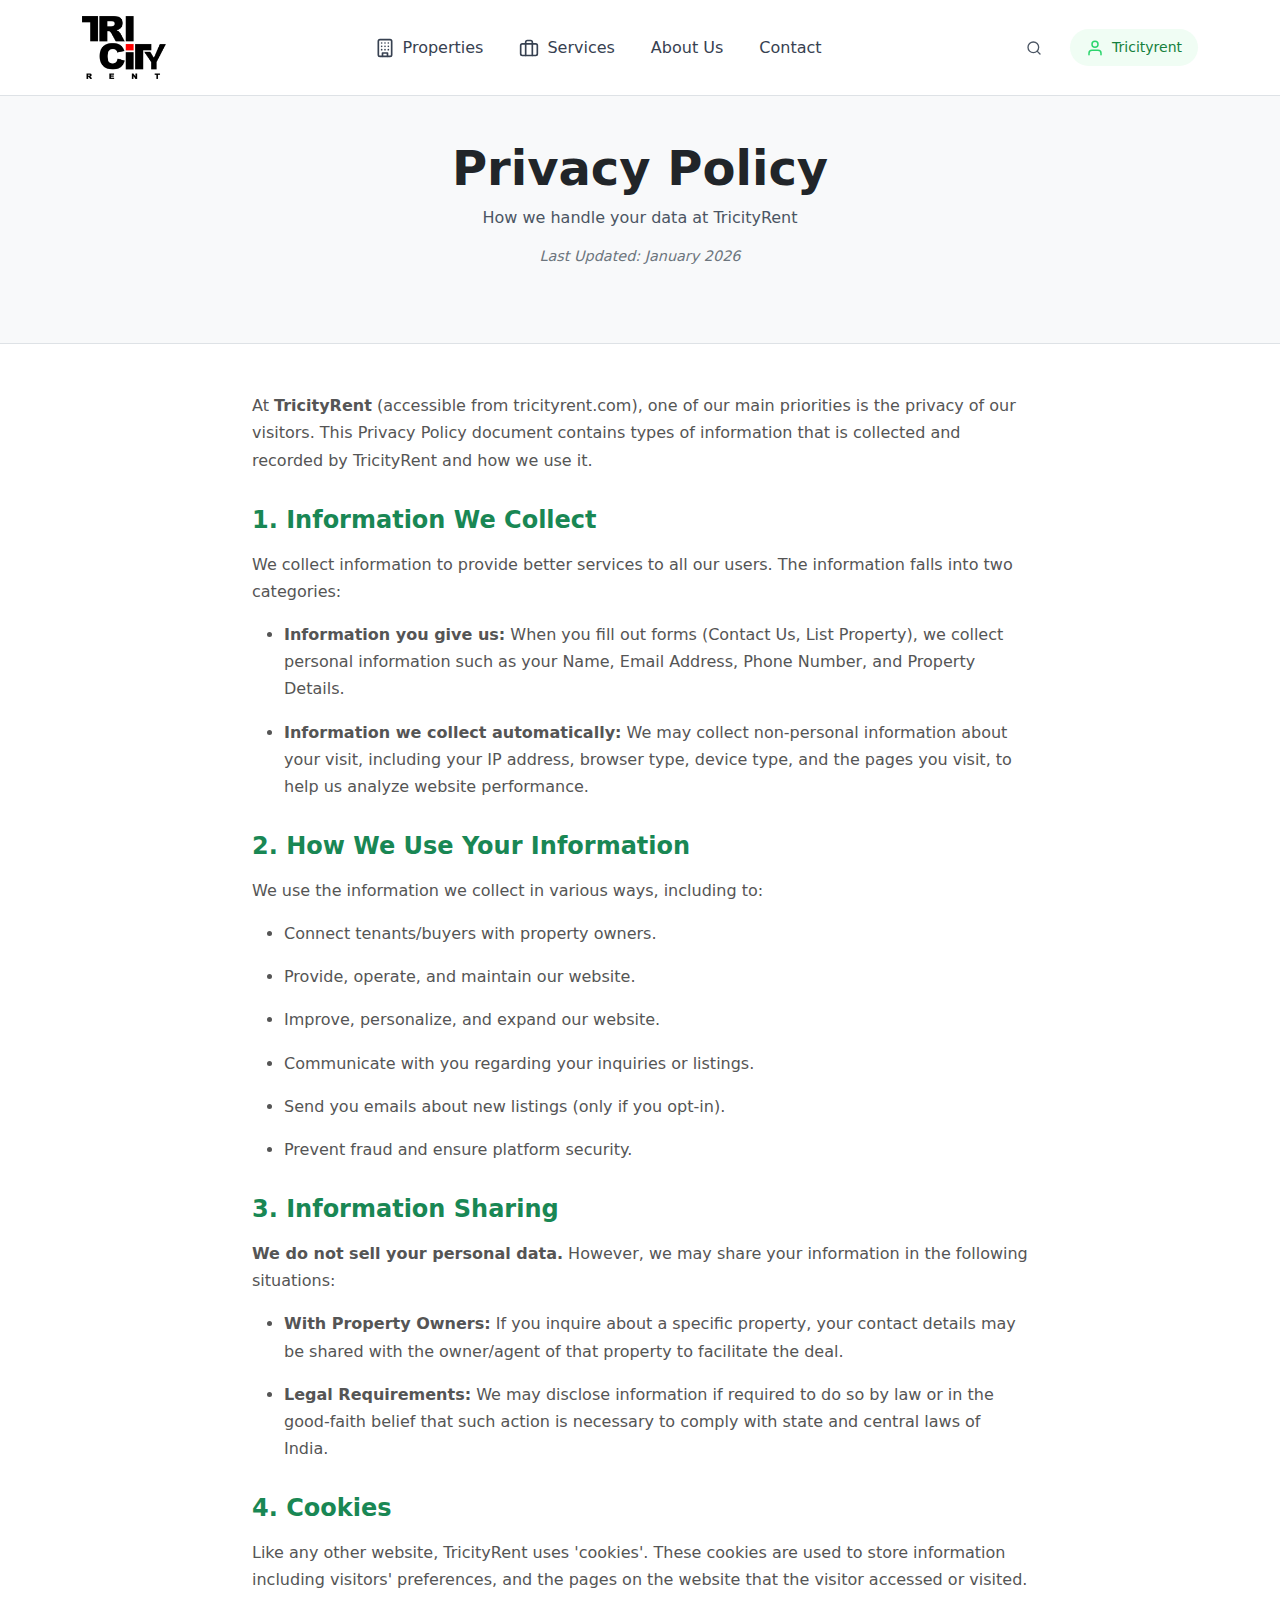
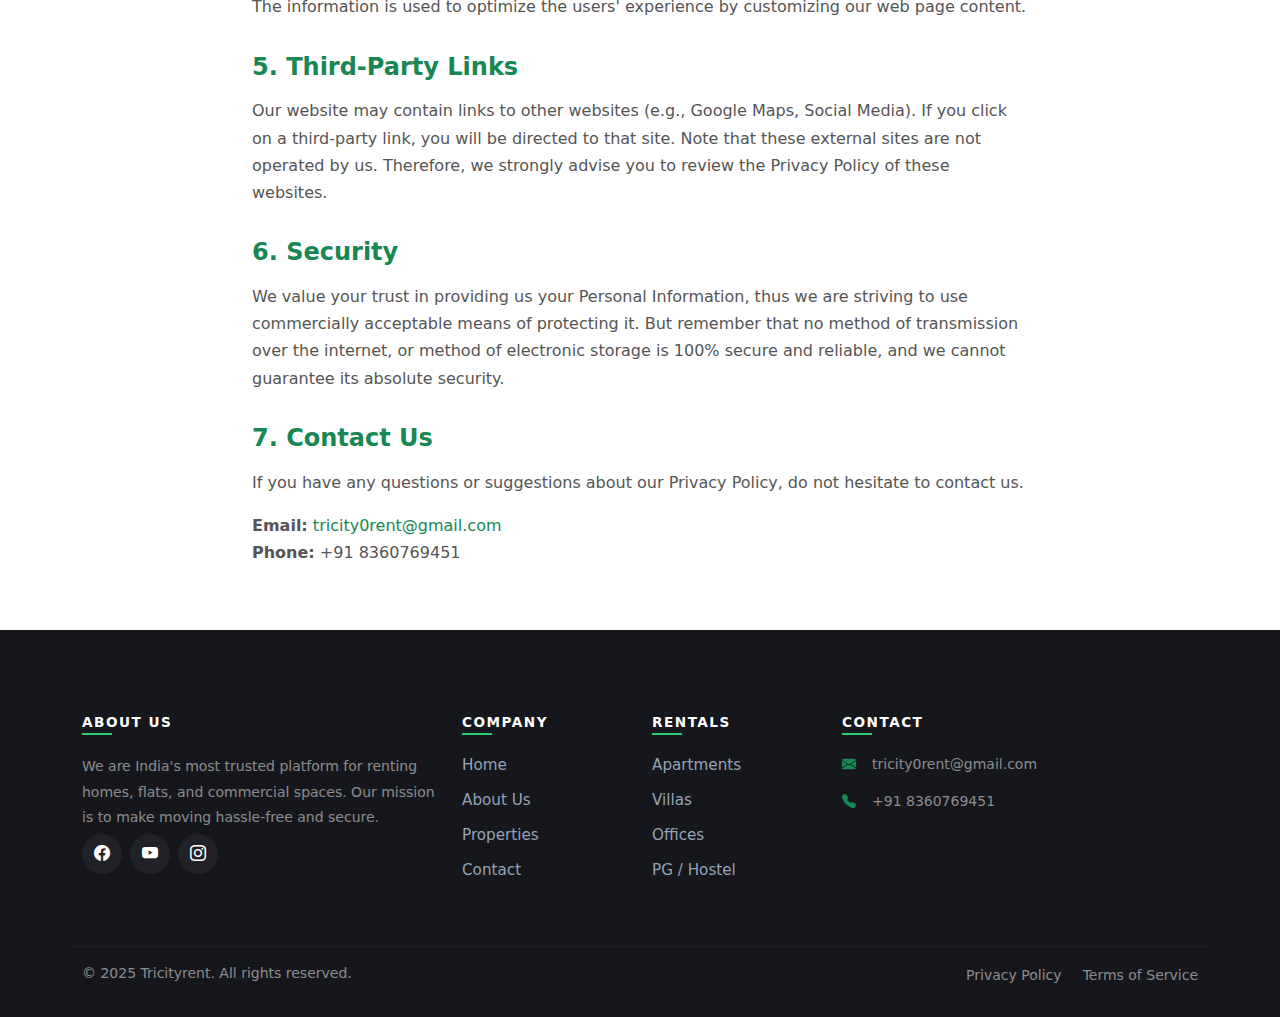
<file: legal/privacy/index.html>
<!DOCTYPE html>
<html lang="en">

<head>
    <meta charset="UTF-8">
    <meta name="viewport" content="width=device-width, initial-scale=1.0">
    <title>Privacy Policy - TricityRent</title>
    <meta name="robots" content="noindex, follow"> <!-- Usually better not to index legal pages heavily -->

    <!-- Bootstrap 5 -->
    <link href="https://cdn.jsdelivr.net/npm/bootstrap@5.3.0/dist/css/bootstrap.min.css" rel="stylesheet">
    <link href="https://cdn.jsdelivr.net/npm/bootstrap-icons@1.10.5/font/bootstrap-icons.css" rel="stylesheet">
    <!-- Google tag (gtag.js) -->
    <script async src="https://www.googletagmanager.com/gtag/js?id=G-1SYDLQN3G2"></script>
    <script>
        window.dataLayer = window.dataLayer || [];
        function gtag() { dataLayer.push(arguments); }
        gtag('js', new Date());

        gtag('config', 'G-1SYDLQN3G2');
    </script>
    <!-- Custom CSS -->
    <link rel="stylesheet" href="../../assets/css/style.css">

    <style>
        .legal-header {
            background-color: #f8f9fa;
            padding: 80px 0 60px;
            margin-top: 60px;
            border-bottom: 1px solid #dee2e6;
        }

        .legal-content h2 {
            font-size: 1.5rem;
            font-weight: 700;
            color: #198754;
            margin-top: 2rem;
            margin-bottom: 1rem;
        }

        .legal-content p,
        .legal-content li {
            color: #555;
            line-height: 1.7;
            margin-bottom: 1rem;
        }

        .last-updated {
            font-size: 0.9rem;
            color: #6c757d;
            font-style: italic;
        }
    </style>
</head>

<body>
    <!-- ==================== NAVBAR ==================== -->
    <header class="navbar navbar-expand-lg fixed-top bg-white border-bottom transition-all" id="mainNavbar">
        <div class="container-xl">
            <a class="navbar-brand d-flex align-items-center" href="/">
                <div class="position-relative">
                    <img src="../../assets/images/Logo1.png" alt="HouseHunt" class="navbar-logo object-fit-contain">
                </div>
            </a>
            <button class="navbar-toggler border-0 p-2" type="button" data-bs-toggle="collapse"
                data-bs-target="#navbarContent">
                <svg stroke="currentColor" fill="none" stroke-width="2" viewBox="0 0 24 24" stroke-linecap="round"
                    stroke-linejoin="round" class="text-secondary" height="28" width="28">
                    <line x1="3" y1="12" x2="21" y2="12"></line>
                    <line x1="3" y1="6" x2="21" y2="6"></line>
                    <line x1="3" y1="18" x2="21" y2="18"></line>
                </svg>
            </button>
            <div class="collapse navbar-collapse" id="navbarContent">
                <div class="navbar-nav mx-auto d-none d-lg-flex align-items-center gap-1 xl-gap-3">
                    <a class="nav-link custom-link" href="/properties">
                        <svg xmlns="http://www.w3.org/2000/svg" width="20" height="20" viewBox="0 0 24 24" fill="none"
                            stroke="currentColor" stroke-width="2" stroke-linecap="round" stroke-linejoin="round"
                            class="me-2">
                            <rect width="16" height="20" x="4" y="2" rx="2" ry="2"></rect>
                            <path d="M9 22v-4h6v4"></path>
                            <path d="M8 6h.01"></path>
                            <path d="M16 6h.01"></path>
                            <path d="M12 6h.01"></path>
                            <path d="M12 10h.01"></path>
                            <path d="M12 14h.01"></path>
                            <path d="M16 10h.01"></path>
                            <path d="M16 14h.01"></path>
                            <path d="M8 10h.01"></path>
                            <path d="M8 14h.01"></path>
                        </svg>
                        Properties
                    </a>
                    <a class="nav-link custom-link" href="/services">
                        <svg stroke="currentColor" fill="none" stroke-width="2" viewBox="0 0 24 24"
                            stroke-linecap="round" stroke-linejoin="round" class="me-2" height="20" width="20">
                            <rect x="2" y="7" width="20" height="14" rx="2" ry="2"></rect>
                            <path d="M16 21V5a2 2 0 0 0-2-2h-4a2 2 0 0 0-2 2v16"></path>
                        </svg>
                        Services
                    </a>
                    <a class="nav-link custom-link" href="/about-us">About Us</a>
                    <a class="nav-link custom-link" href="/contact-us">Contact</a>
                </div>
                <div class="d-none d-lg-flex align-items-center gap-3">
                    <button class="btn btn-icon-round">
                        <svg stroke="currentColor" fill="none" stroke-width="2" viewBox="0 0 24 24"
                            stroke-linecap="round" stroke-linejoin="round" class="text-icon" height="20" width="20">
                            <circle cx="11" cy="11" r="8"></circle>
                            <line x1="21" y1="21" x2="16.65" y2="16.65"></line>
                        </svg>
                    </button>
                    <div class="profile-pill">
                        <svg stroke="currentColor" fill="none" stroke-width="2" viewBox="0 0 24 24"
                            stroke-linecap="round" stroke-linejoin="round" class="text-green-brand" height="18"
                            width="18">
                            <path d="M20 21v-2a4 4 0 0 0-4-4H8a4 4 0 0 0-4 4v2"></path>
                            <circle cx="12" cy="7" r="4"></circle>
                        </svg>
                        <span>Tricityrent</span>
                    </div>
                </div>
                <div class="d-lg-none mt-3 pb-3 border-top pt-3">
                    <div class="d-flex flex-column gap-2">
                        <a class="mobile-link" href="/properties">Properties</a>
                        <div class="border-top my-1"></div>
                        <a class="mobile-link" href="/services">Services</a>
                        <div class="border-top my-1"></div>
                        <a class="mobile-link-icon" href="/about-us">About Us</a>
                        <a class="mobile-link-icon" href="/contact-us">Contact Us</a>
                    </div>
                </div>
            </div>
        </div>
    </header>
    <!-- HEADER -->
    <section class="legal-header text-center">
        <div class="container">
            <h1 class="display-5 fw-bold text-dark">Privacy Policy</h1>
            <p class="text-secondary mb-0">How we handle your data at TricityRent</p>
            <p class="last-updated mt-3">Last Updated: January 2026</p>
        </div>
    </section>

    <!-- CONTENT -->
    <section class="py-5 bg-white">
        <div class="container legal-content" style="max-width: 800px;">

            <p>At <strong>TricityRent</strong> (accessible from tricityrent.com), one of our main priorities is the
                privacy of our visitors. This Privacy Policy document contains types of information that is collected
                and recorded by TricityRent and how we use it.</p>

            <h2>1. Information We Collect</h2>
            <p>We collect information to provide better services to all our users. The information falls into two
                categories:</p>
            <ul>
                <li><strong>Information you give us:</strong> When you fill out forms (Contact Us, List Property), we
                    collect personal information such as your Name, Email Address, Phone Number, and Property Details.
                </li>
                <li><strong>Information we collect automatically:</strong> We may collect non-personal information about
                    your visit, including your IP address, browser type, device type, and the pages you visit, to help
                    us analyze website performance.</li>
            </ul>

            <h2>2. How We Use Your Information</h2>
            <p>We use the information we collect in various ways, including to:</p>
            <ul>
                <li>Connect tenants/buyers with property owners.</li>
                <li>Provide, operate, and maintain our website.</li>
                <li>Improve, personalize, and expand our website.</li>
                <li>Communicate with you regarding your inquiries or listings.</li>
                <li>Send you emails about new listings (only if you opt-in).</li>
                <li>Prevent fraud and ensure platform security.</li>
            </ul>

            <h2>3. Information Sharing</h2>
            <p><strong>We do not sell your personal data.</strong> However, we may share your information in the
                following situations:</p>
            <ul>
                <li><strong>With Property Owners:</strong> If you inquire about a specific property, your contact
                    details may be shared with the owner/agent of that property to facilitate the deal.</li>
                <li><strong>Legal Requirements:</strong> We may disclose information if required to do so by law or in
                    the good-faith belief that such action is necessary to comply with state and central laws of India.
                </li>
            </ul>

            <h2>4. Cookies</h2>
            <p>Like any other website, TricityRent uses 'cookies'. These cookies are used to store information including
                visitors' preferences, and the pages on the website that the visitor accessed or visited. The
                information is used to optimize the users' experience by customizing our web page content.</p>

            <h2>5. Third-Party Links</h2>
            <p>Our website may contain links to other websites (e.g., Google Maps, Social Media). If you click on a
                third-party link, you will be directed to that site. Note that these external sites are not operated by
                us. Therefore, we strongly advise you to review the Privacy Policy of these websites.</p>

            <h2>6. Security</h2>
            <p>We value your trust in providing us your Personal Information, thus we are striving to use commercially
                acceptable means of protecting it. But remember that no method of transmission over the internet, or
                method of electronic storage is 100% secure and reliable, and we cannot guarantee its absolute security.
            </p>

            <h2>7. Contact Us</h2>
            <p>If you have any questions or suggestions about our Privacy Policy, do not hesitate to contact us.</p>
            <p>
                <strong>Email:</strong> <a href="mailto:tricity0rent@gmail.com"
                    class="text-success text-decoration-none">tricity0rent@gmail.com</a><br>
                <strong>Phone:</strong> +91 8360769451
            </p>

        </div>
    </section>
    <!-- ==================== FOOTER ==================== -->
    <footer class="footer-section">
        <div class="container">


            <!-- Middle Section: Links -->
            <div class="row g-4">

                <!-- Column 1: About -->
                <div class="col-lg-4 col-md-2">
                    <h6 class="footer-heading">About Us</h6>
                    <p class="text-white-50 small leading-loose mb-1">
                        We are India's most trusted platform for renting homes, flats, and commercial spaces. Our
                        mission is to make moving hassle-free and secure.
                    </p>
                    <div class="d-flex gap-2">
                        <a href="#" class="social-icon"><i class="bi bi-facebook"></i></a>
                        <a href="#" class="social-icon"><i class="bi bi-youtube"></i></a>
                        <a href="#" class="social-icon"><i class="bi bi-instagram"></i></a>
                    </div>
                </div>

                <!-- Column 2: Quick Links (Col-6 on mobile for side-by-side) -->
                <div class="col-6 col-lg-2 col-md-3">
                    <h6 class="footer-heading">Company</h6>
                    <ul class="list-unstyled">
                        <li><a href="/" class="footer-link">Home</a></li>
                        <li><a href="/about-us" class="footer-link">About Us</a></li>
                        <li><a href="/properties" class="footer-link">Properties</a></li>
                        <li><a href="/contact-us/" class="footer-link">Contact</a></li>
                </div>

                <!-- Column 3: Rentals (Col-6 on mobile) -->
                <div class="col-6 col-lg-2 col-md-3">
                    <h6 class="footer-heading">Rentals</h6>
                    <ul class="list-unstyled">
                        <li><a href="/Apartments" class="footer-link">Apartments</a></li>
                        <li><a href="/Villas" class="footer-link">Villas</a></li>
                        <li><a href="/Offices" class="footer-link">Offices</a></li>
                        <li><a href="/PG_House" class="footer-link">PG / Hostel</a></li>
                    </ul>
                </div>

                <!-- Column 4: Contact Info -->
                <div class="col-lg-4 col-md-12">
                    <h6 class="footer-heading">Contact</h6>
                    <ul class="list-unstyled text-white-50 small">
                        <!-- <li class="mb-3 d-flex gap-3">
                            <i class="bi bi-geo-alt-fill text-success"></i>
                            <span>123 Market Road, Mohali, Punjab, India 160055</span>
                        </li> -->
                        <li class="mb-3 d-flex gap-3">
                            <i class="bi bi-envelope-fill text-success"></i>
                            <a href="mailto:tricity0rent@gmail.com"
                                class="text-white-50 text-decoration-none">tricity0rent@gmail.com</a>
                        </li>
                        <li class="mb-3 d-flex gap-3">
                            <i class="bi bi-telephone-fill text-success"></i>
                            <span>+91 8360769451</span>
                        </li>
                    </ul>
                </div>
            </div>

            <!-- Bottom Section: Copyright -->
            <div class="row mt-5 pt-3 border-top border-secondary border-opacity-10">
                <div class="col-md-6 text-center text-md-start">
                    <p class="small text-white-50 mb-0">&copy; 2025 Tricityrent. All rights reserved.</p>
                </div>
                <div class="col-md-6 text-center text-md-end mt-3 mt-md-0">
                    <a href="/legal/privacy"
                        class="text-white-50 text-decoration-none small me-3 footer-bottom-link">Privacy
                        Policy</a>
                    <a href="/legal/terms" class="text-white-50 text-decoration-none small footer-bottom-link">Terms of
                        Service</a>
                </div>
            </div>
        </div>
    </footer>
    <script src="https://cdn.jsdelivr.net/npm/bootstrap@5.3.0/dist/js/bootstrap.bundle.min.js"></script>
</body>

</html>
</file>
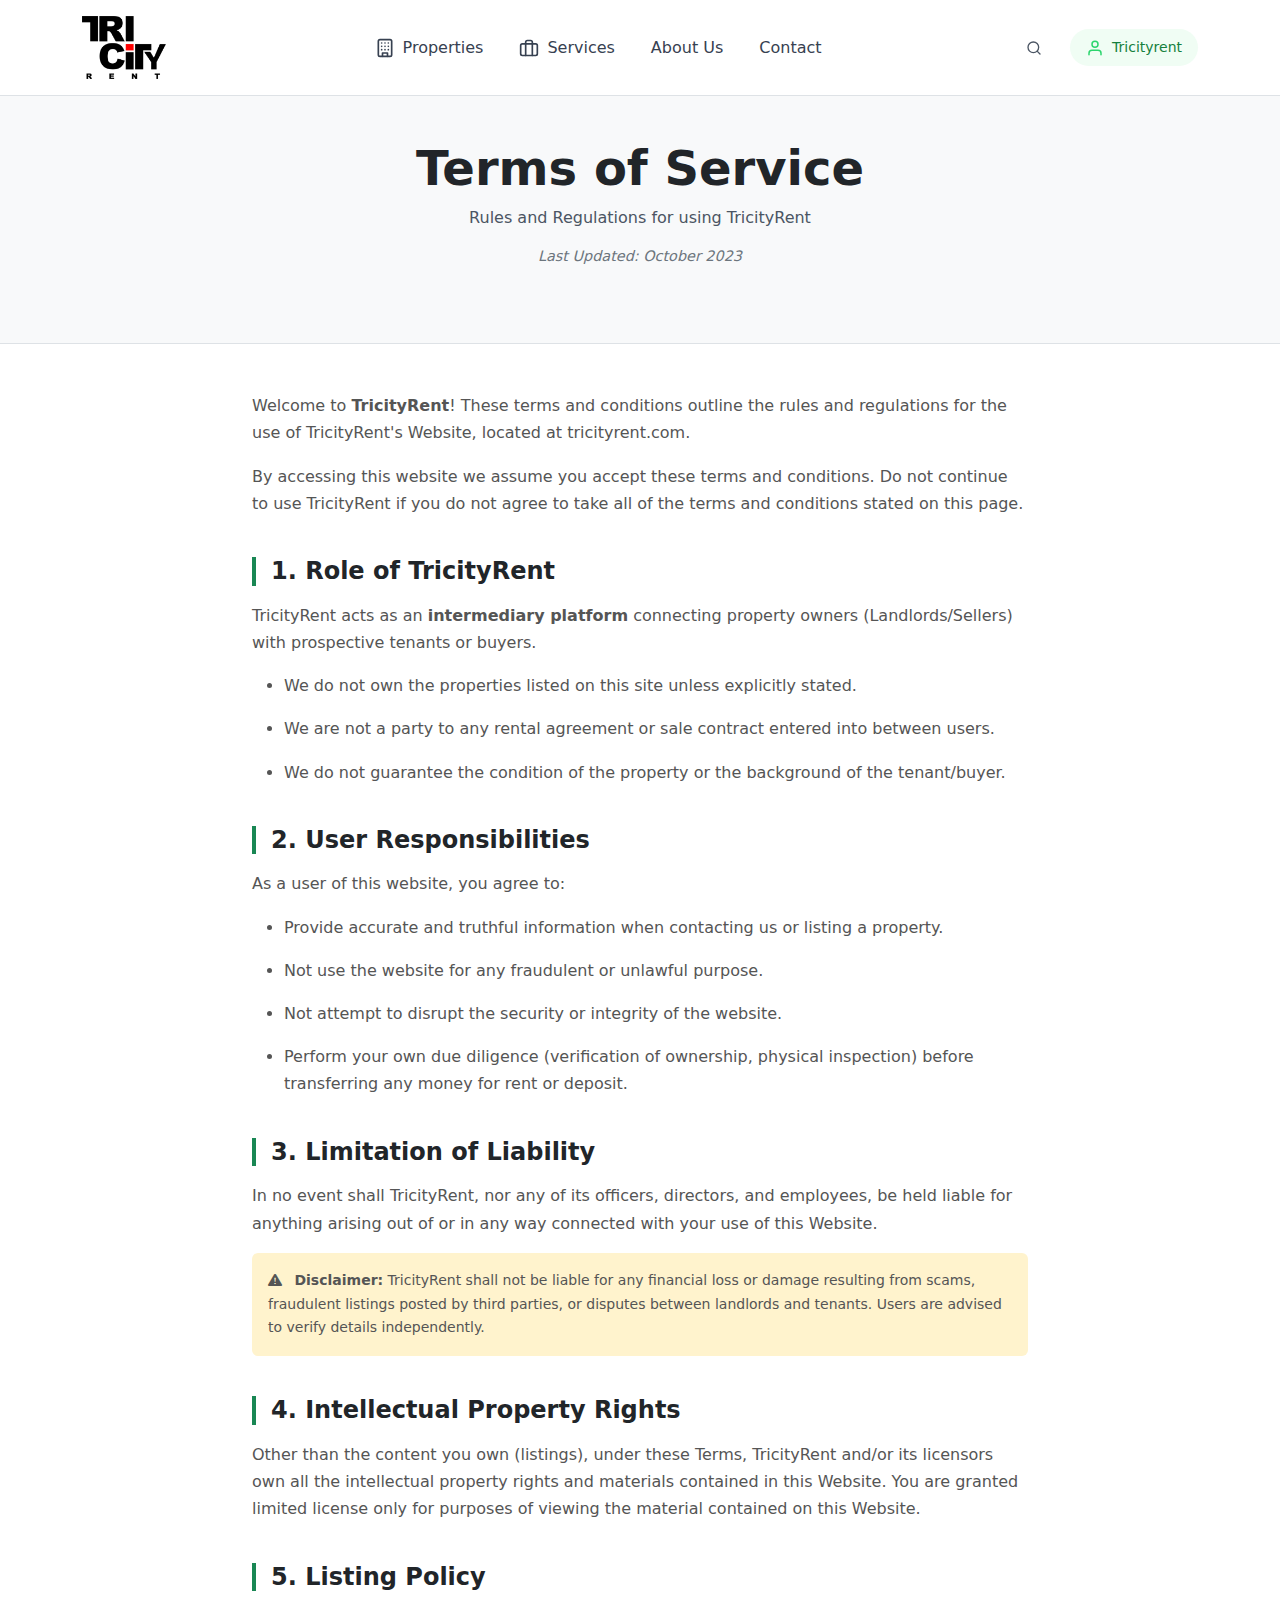
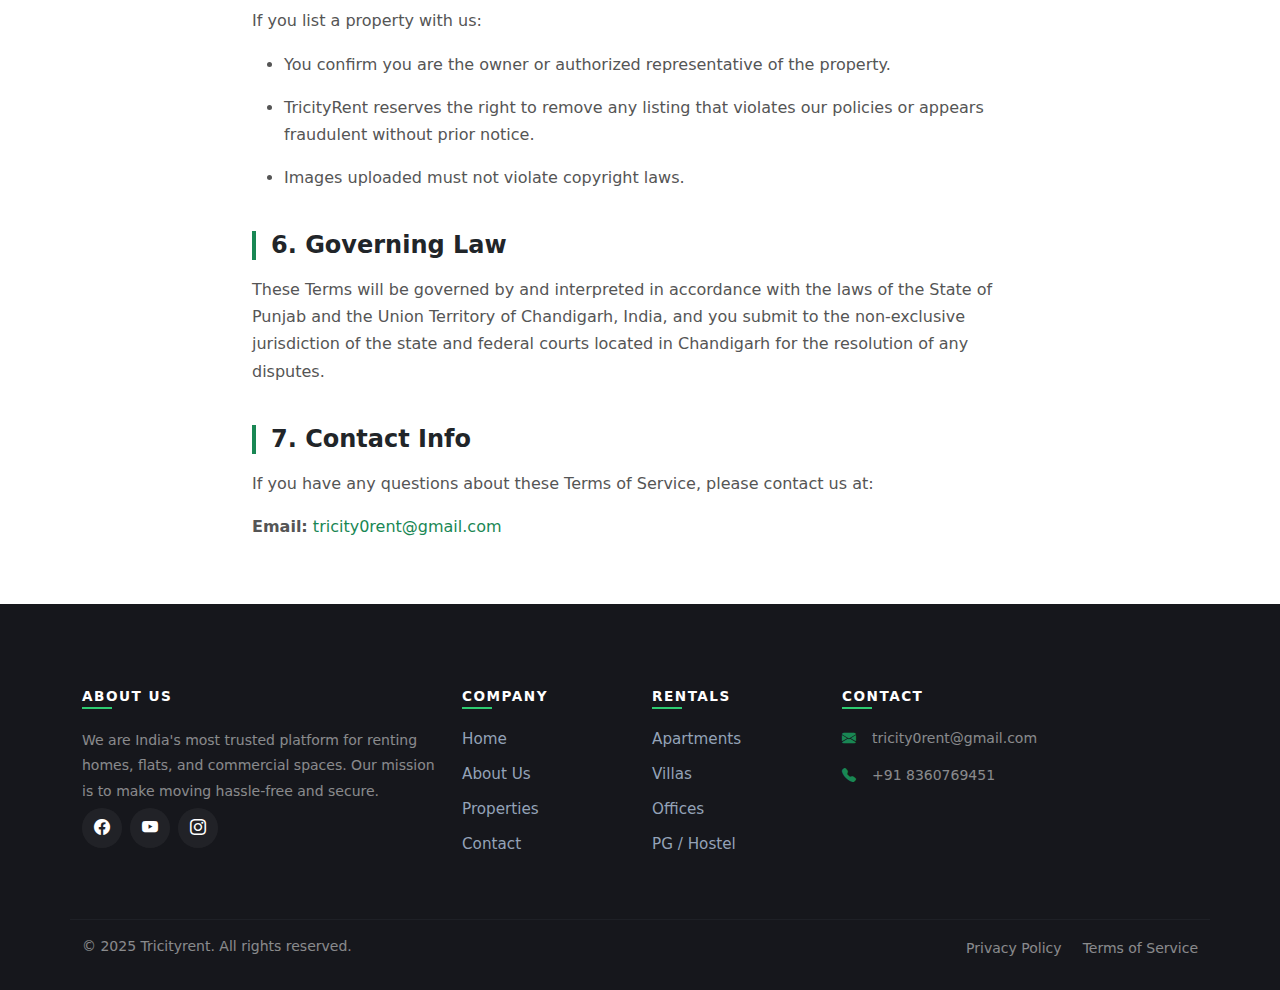
<file: legal/terms/index.html>
<!DOCTYPE html>
<html lang="en">

<head>
    <meta charset="UTF-8">
    <meta name="viewport" content="width=device-width, initial-scale=1.0">
    <title>Terms of Service - TricityRent</title>
    <meta name="robots" content="noindex, follow">

    <!-- Bootstrap 5 -->
    <link href="https://cdn.jsdelivr.net/npm/bootstrap@5.3.0/dist/css/bootstrap.min.css" rel="stylesheet">
    <link href="https://cdn.jsdelivr.net/npm/bootstrap-icons@1.10.5/font/bootstrap-icons.css" rel="stylesheet">
    <!-- Google tag (gtag.js) -->
    <script async src="https://www.googletagmanager.com/gtag/js?id=G-1SYDLQN3G2"></script>
    <script>
        window.dataLayer = window.dataLayer || [];
        function gtag() { dataLayer.push(arguments); }
        gtag('js', new Date());

        gtag('config', 'G-1SYDLQN3G2');
    </script>
    <!-- Custom CSS -->
    <link rel="stylesheet" href="../../assets/css/style.css">

    <style>
        .legal-header {
            background-color: #f8f9fa;
            padding: 80px 0 60px;
            margin-top: 60px;
            border-bottom: 1px solid #dee2e6;
        }

        .legal-content h2 {
            font-size: 1.5rem;
            font-weight: 700;
            color: #212529;
            margin-top: 2.5rem;
            margin-bottom: 1rem;
            border-left: 4px solid #198754;
            padding-left: 15px;
        }

        .legal-content p,
        .legal-content li {
            color: #555;
            line-height: 1.7;
            margin-bottom: 1rem;
        }

        .last-updated {
            font-size: 0.9rem;
            color: #6c757d;
            font-style: italic;
        }
    </style>
</head>

<body>

    <!-- ==================== NAVBAR ==================== -->
    <header class="navbar navbar-expand-lg fixed-top bg-white border-bottom transition-all" id="mainNavbar">
        <div class="container-xl">
            <a class="navbar-brand d-flex align-items-center" href="/">
                <div class="position-relative">
                    <img src="../../assets/images/Logo1.png" alt="HouseHunt" class="navbar-logo object-fit-contain">
                </div>
            </a>
            <button class="navbar-toggler border-0 p-2" type="button" data-bs-toggle="collapse"
                data-bs-target="#navbarContent">
                <svg stroke="currentColor" fill="none" stroke-width="2" viewBox="0 0 24 24" stroke-linecap="round"
                    stroke-linejoin="round" class="text-secondary" height="28" width="28">
                    <line x1="3" y1="12" x2="21" y2="12"></line>
                    <line x1="3" y1="6" x2="21" y2="6"></line>
                    <line x1="3" y1="18" x2="21" y2="18"></line>
                </svg>
            </button>
            <div class="collapse navbar-collapse" id="navbarContent">
                <div class="navbar-nav mx-auto d-none d-lg-flex align-items-center gap-1 xl-gap-3">
                    <a class="nav-link custom-link" href="/properties">
                        <svg xmlns="http://www.w3.org/2000/svg" width="20" height="20" viewBox="0 0 24 24" fill="none"
                            stroke="currentColor" stroke-width="2" stroke-linecap="round" stroke-linejoin="round"
                            class="me-2">
                            <rect width="16" height="20" x="4" y="2" rx="2" ry="2"></rect>
                            <path d="M9 22v-4h6v4"></path>
                            <path d="M8 6h.01"></path>
                            <path d="M16 6h.01"></path>
                            <path d="M12 6h.01"></path>
                            <path d="M12 10h.01"></path>
                            <path d="M12 14h.01"></path>
                            <path d="M16 10h.01"></path>
                            <path d="M16 14h.01"></path>
                            <path d="M8 10h.01"></path>
                            <path d="M8 14h.01"></path>
                        </svg>
                        Properties
                    </a>
                    <a class="nav-link custom-link" href="/services">
                        <svg stroke="currentColor" fill="none" stroke-width="2" viewBox="0 0 24 24"
                            stroke-linecap="round" stroke-linejoin="round" class="me-2" height="20" width="20">
                            <rect x="2" y="7" width="20" height="14" rx="2" ry="2"></rect>
                            <path d="M16 21V5a2 2 0 0 0-2-2h-4a2 2 0 0 0-2 2v16"></path>
                        </svg>
                        Services
                    </a>
                    <a class="nav-link custom-link" href="/about-us">About Us</a>
                    <a class="nav-link custom-link" href="/contact-us">Contact</a>
                </div>
                <div class="d-none d-lg-flex align-items-center gap-3">
                    <button class="btn btn-icon-round">
                        <svg stroke="currentColor" fill="none" stroke-width="2" viewBox="0 0 24 24"
                            stroke-linecap="round" stroke-linejoin="round" class="text-icon" height="20" width="20">
                            <circle cx="11" cy="11" r="8"></circle>
                            <line x1="21" y1="21" x2="16.65" y2="16.65"></line>
                        </svg>
                    </button>
                    <div class="profile-pill">
                        <svg stroke="currentColor" fill="none" stroke-width="2" viewBox="0 0 24 24"
                            stroke-linecap="round" stroke-linejoin="round" class="text-green-brand" height="18"
                            width="18">
                            <path d="M20 21v-2a4 4 0 0 0-4-4H8a4 4 0 0 0-4 4v2"></path>
                            <circle cx="12" cy="7" r="4"></circle>
                        </svg>
                        <span>Tricityrent</span>
                    </div>
                </div>
                <div class="d-lg-none mt-3 pb-3 border-top pt-3">
                    <div class="d-flex flex-column gap-2">
                        <a class="mobile-link" href="/properties">Properties</a>
                        <div class="border-top my-1"></div>
                        <a class="mobile-link" href="/services">Services</a>
                        <div class="border-top my-1"></div>
                        <a class="mobile-link-icon" href="/about-us">About Us</a>
                        <a class="mobile-link-icon" href="/contact-us">Contact Us</a>
                    </div>
                </div>
            </div>
        </div>
    </header>

    <!-- HEADER -->
    <section class="legal-header text-center">
        <div class="container">
            <h1 class="display-5 fw-bold text-dark">Terms of Service</h1>
            <p class="text-secondary mb-0">Rules and Regulations for using TricityRent</p>
            <p class="last-updated mt-3">Last Updated: October 2023</p>
        </div>
    </section>

    <!-- CONTENT -->
    <section class="py-5 bg-white">
        <div class="container legal-content" style="max-width: 800px;">

            <p>Welcome to <strong>TricityRent</strong>! These terms and conditions outline the rules and regulations for
                the use of TricityRent's Website, located at tricityrent.com.</p>

            <p>By accessing this website we assume you accept these terms and conditions. Do not continue to use
                TricityRent if you do not agree to take all of the terms and conditions stated on this page.</p>

            <h2>1. Role of TricityRent</h2>
            <p>TricityRent acts as an <strong>intermediary platform</strong> connecting property owners
                (Landlords/Sellers) with prospective tenants or buyers. </p>
            <ul>
                <li>We do not own the properties listed on this site unless explicitly stated.</li>
                <li>We are not a party to any rental agreement or sale contract entered into between users.</li>
                <li>We do not guarantee the condition of the property or the background of the tenant/buyer.</li>
            </ul>

            <h2>2. User Responsibilities</h2>
            <p>As a user of this website, you agree to:</p>
            <ul>
                <li>Provide accurate and truthful information when contacting us or listing a property.</li>
                <li>Not use the website for any fraudulent or unlawful purpose.</li>
                <li>Not attempt to disrupt the security or integrity of the website.</li>
                <li>Perform your own due diligence (verification of ownership, physical inspection) before transferring
                    any money for rent or deposit.</li>
            </ul>

            <h2>3. Limitation of Liability</h2>
            <p>In no event shall TricityRent, nor any of its officers, directors, and employees, be held liable for
                anything arising out of or in any way connected with your use of this Website.</p>
            <p class="alert alert-warning border-0 small">
                <i class="bi bi-exclamation-triangle-fill me-2"></i> <strong>Disclaimer:</strong> TricityRent shall not
                be liable for any financial loss or damage resulting from scams, fraudulent listings posted by third
                parties, or disputes between landlords and tenants. Users are advised to verify details independently.
            </p>

            <h2>4. Intellectual Property Rights</h2>
            <p>Other than the content you own (listings), under these Terms, TricityRent and/or its licensors own all
                the intellectual property rights and materials contained in this Website. You are granted limited
                license only for purposes of viewing the material contained on this Website.</p>

            <h2>5. Listing Policy</h2>
            <p>If you list a property with us:</p>
            <ul>
                <li>You confirm you are the owner or authorized representative of the property.</li>
                <li>TricityRent reserves the right to remove any listing that violates our policies or appears
                    fraudulent without prior notice.</li>
                <li>Images uploaded must not violate copyright laws.</li>
            </ul>

            <h2>6. Governing Law</h2>
            <p>These Terms will be governed by and interpreted in accordance with the laws of the State of Punjab and
                the Union Territory of Chandigarh, India, and you submit to the non-exclusive jurisdiction of the state
                and federal courts located in Chandigarh for the resolution of any disputes.</p>

            <h2>7. Contact Info</h2>
            <p>If you have any questions about these Terms of Service, please contact us at:</p>
            <p>
                <strong>Email:</strong> <a href="mailto:tricity0rent@gmail.com"
                    class="text-success text-decoration-none">tricity0rent@gmail.com</a>
            </p>

        </div>
    </section>

    <!-- ==================== FOOTER ==================== -->
    <footer class="footer-section">
        <div class="container">


            <!-- Middle Section: Links -->
            <div class="row g-4">

                <!-- Column 1: About -->
                <div class="col-lg-4 col-md-2">
                    <h6 class="footer-heading">About Us</h6>
                    <p class="text-white-50 small leading-loose mb-1">
                        We are India's most trusted platform for renting homes, flats, and commercial spaces. Our
                        mission is to make moving hassle-free and secure.
                    </p>
                    <div class="d-flex gap-2">
                        <a href="#" class="social-icon"><i class="bi bi-facebook"></i></a>
                        <a href="#" class="social-icon"><i class="bi bi-youtube"></i></a>
                        <a href="#" class="social-icon"><i class="bi bi-instagram"></i></a>
                    </div>
                </div>

                <!-- Column 2: Quick Links (Col-6 on mobile for side-by-side) -->
                <div class="col-6 col-lg-2 col-md-3">
                    <h6 class="footer-heading">Company</h6>
                    <ul class="list-unstyled">
                        <li><a href="/" class="footer-link">Home</a></li>
                        <li><a href="/about-us" class="footer-link">About Us</a></li>
                        <li><a href="/properties" class="footer-link">Properties</a></li>
                        <li><a href="/contact-us/" class="footer-link">Contact</a></li>
                </div>

                <!-- Column 3: Rentals (Col-6 on mobile) -->
                <div class="col-6 col-lg-2 col-md-3">
                    <h6 class="footer-heading">Rentals</h6>
                    <ul class="list-unstyled">
                        <li><a href="/Apartments" class="footer-link">Apartments</a></li>
                        <li><a href="/Villas" class="footer-link">Villas</a></li>
                        <li><a href="/Offices" class="footer-link">Offices</a></li>
                        <li><a href="/PG_House" class="footer-link">PG / Hostel</a></li>
                    </ul>
                </div>

                <!-- Column 4: Contact Info -->
                <div class="col-lg-4 col-md-12">
                    <h6 class="footer-heading">Contact</h6>
                    <ul class="list-unstyled text-white-50 small">
                        <!-- <li class="mb-3 d-flex gap-3">
                            <i class="bi bi-geo-alt-fill text-success"></i>
                            <span>123 Market Road, Mohali, Punjab, India 160055</span>
                        </li> -->
                        <li class="mb-3 d-flex gap-3">
                            <i class="bi bi-envelope-fill text-success"></i>
                            <a href="mailto:tricity0rent@gmail.com"
                                class="text-white-50 text-decoration-none">tricity0rent@gmail.com</a>
                        </li>
                        <li class="mb-3 d-flex gap-3">
                            <i class="bi bi-telephone-fill text-success"></i>
                            <span>+91 8360769451</span>
                        </li>
                    </ul>
                </div>
            </div>

            <!-- Bottom Section: Copyright -->
            <div class="row mt-5 pt-3 border-top border-secondary border-opacity-10">
                <div class="col-md-6 text-center text-md-start">
                    <p class="small text-white-50 mb-0">&copy; 2025 Tricityrent. All rights reserved.</p>
                </div>
                <div class="col-md-6 text-center text-md-end mt-3 mt-md-0">
                    <a href="/legal/privacy"
                        class="text-white-50 text-decoration-none small me-3 footer-bottom-link">Privacy
                        Policy</a>
                    <a href="/legal/terms" class="text-white-50 text-decoration-none small footer-bottom-link">Terms of
                        Service</a>
                </div>
            </div>
        </div>
    </footer>

    <script src="https://cdn.jsdelivr.net/npm/bootstrap@5.3.0/dist/js/bootstrap.bundle.min.js"></script>
</body>

</html>
</file>
<file: assets/css/style.css>
:root {
    --color-green-600: rgb(44, 213, 109);
    --color-green-700: #15803d;
    --color-green-400: #2ee090;
    --color-green-50: #f0fdf4;
    --color-gray-50: #f9fafb;
    --color-gray-700: #374151;
    --color-gray-600: #4b5563;
}

body {
    font-family: system-ui, -apple-system, sans-serif;
    overflow-x: hidden;
}

.navbar {
    height: 80px;
    z-index: 1000;
}

@media (min-width: 992px) {
    .navbar {
        height: 96px;
    }
}

.navbar-logo {
    height: 48px;
    width: auto;
}

@media (min-width: 992px) {
    .navbar-logo {
        height: 64px;
    }
}

.custom-link {
    color: var(--color-gray-700) !important;
    font-weight: 500;
    padding: 12px 16px !important;
    border-radius: 8px;
    transition: all 0.2s;
    display: flex;
    align-items: center;
}

.custom-link:hover {
    background-color: var(--color-gray-50);
    color: var(--color-green-600) !important;
}

.btn-icon-round {
    width: 40px;
    height: 40px;
    border-radius: 50%;
    display: flex;
    align-items: center;
    justify-content: center;
    border: none;
    background: transparent;
    transition: background-color 0.2s;
}

.btn-icon-round:hover {
    background-color: #f3f4f6;
}

.btn-icon-round:hover .text-icon {
    color: var(--color-green-600);
}

.text-icon {
    color: var(--color-gray-600);
    transition: color 0.2s;
}

.profile-pill {
    background-color: var(--color-green-50);
    padding: 8px 16px;
    border-radius: 50px;
    display: flex;
    align-items: center;
    gap: 8px;
    color: var(--color-green-700);
    font-weight: 500;
    font-size: 0.875rem;
}

.text-green-brand {
    color: var(--color-green-600);
}

.mobile-link {
    font-weight: 600;
    text-transform: uppercase;
    font-size: 0.875rem;
    color: #111827;
    padding: 8px 12px;
    text-decoration: none;
    display: block;
}

.mobile-link-icon {
    display: flex;
    align-items: center;
    gap: 12px;
    padding: 12px 24px;
    color: var(--color-gray-600);
    text-decoration: none;
    transition: all 0.2s;
}

.mobile-link-icon:hover {
    color: var(--color-green-600);
    background-color: var(--color-gray-50);
}

.hero-section {
    min-height: 100vh;
    padding-top: 80px;
    overflow: hidden;
}

.hero-bg {
    position: absolute;
    top: 0;
    left: 0;
    width: 100%;
    height: 100%;
    z-index: 0;
}

.hero-bg video {
    width: 100%;
    height: 100%;
    object-fit: cover;
}

.hero-overlay {
    position: absolute;
    top: 0;
    left: 0;
    width: 100%;
    height: 100%;
    background: linear-gradient(to right, rgba(17, 24, 39, 0.6), rgba(17, 24, 39, 0.3));
}

.hero-text h1 {
    font-size: 3.5rem;
    line-height: 1.1;
}

@media (min-width: 768px) {
    .hero-text h1 {
        font-size: 6rem;
    }
}

.text-green-highlight {
    color: var(--color-green-400);
}

.text-light-gray {
    color: #e5e7eb;
}

.search-wrapper {
    position: relative;
    box-shadow: 0 10px 25px rgba(0, 0, 0, 0.15);
    border-radius: 12px;
}

.hero-search-input {
    width: 100%;
    padding-top: 20px;
    padding-bottom: 20px;
    padding-left: 64px;
    padding-right: 160px;
    font-size: 1.125rem;
    border: 2px solid transparent;
    border-radius: 12px;
    outline: none;
}

.hero-search-input:focus {
    border-color: #86efac;
    box-shadow: none;
}

@media (max-width: 991.98px) {
    #mainNavbar .navbar-collapse {
        background-color: #ffffff;
        padding: 1rem;
        border-radius: 0 0 16px 16px;
        box-shadow: 0 10px 30px rgba(0, 0, 0, 0.08);
    }
}

.navbar-collapse {
    transition: all 0.3s ease-in-out;
}

.search-input-icon {
    position: absolute;
    left: 24px;
    top: 50%;
    transform: translateY(-50%);
    color: #6b7280;
    height: 24px;
    width: 24px;
    pointer-events: none;
}

.btn-hero-search {
    position: absolute;
    right: 8px;
    top: 50%;
    transform: translateY(-50%);
    background-color: var(--color-green-600);
    color: white;
    padding: 12px 32px;
    border-radius: 12px;
    font-weight: 700;
    font-size: 1.125rem;
    border: none;
}

.btn-hero-search:hover {
    background-color: var(--color-green-700);
    color: white;
}

.lifestyle-banner {
    position: relative;
    width: 100%;
    background-image: url('../images/life_style_mobile.png');
    background-size: cover;
    background-position: center bottom;
    background-repeat: no-repeat;
    height: 600px;
    display: flex;
    align-items: flex-start;
}

@media (min-width: 768px) {
    .lifestyle-banner {
        background-image: url('../images/new_life_style.jpg');
        background-position: center;
        height: auto;
        padding: 8rem 0;
        align-items: center;
    }
}

.icon-lg {
    width: 56px;
    height: 56px;
    object-fit: contain;
}

.hide-scrollbar {
    -ms-overflow-style: none;
    scrollbar-width: none;
}

.hide-scrollbar::-webkit-scrollbar {
    display: none;
}

.text-secondary {
    color: #4b5563 !important;
}

.img-wrapper {
    height: 220px;
    width: 100%;
    overflow: hidden;
}

.glass-badge {
    background-color: rgba(255, 255, 255, 0.9);
    backdrop-filter: blur(4px);
    -webkit-backdrop-filter: blur(4px);
    box-shadow: 0 2px 4px rgba(0, 0, 0, 0.05);
}

.property-card {
    transition: transform 0.3s ease, box-shadow 0.3s ease;
    height: 440px;
}

.property-card:hover {
    transform: translateY(-5px);
    box-shadow: 0 10px 20px rgba(0, 0, 0, 0.1) !important;
}

.hover-link {
    transition: color 0.2s ease;
}

.hover-link:hover {
    color: #15803d !important;
    text-decoration: underline !important;
}

.tracking-wider {
    letter-spacing: 0.05em;
}

.amenity-card {
    background-color: #f9fafb;
    padding: 1.5rem;
    border-radius: 1rem;
    transition: all 0.3s ease;
    border: 1px solid transparent;
}

.amenity-card:hover {
    background-color: #ffffff;
    box-shadow: 0 20px 25px -5px rgba(0, 0, 0, 0.1), 0 10px 10px -5px rgba(0, 0, 0, 0.04);
    transform: translateY(-2px);
}

.amenity-icon {
    font-size: 2.25rem;
    margin-bottom: 1rem;
    display: inline-block;
    transition: transform 0.3s ease;
}

.amenity-card:hover .amenity-icon {
    transform: scale(1.1);
}

.tracking-wider {
    letter-spacing: 0.05em;
}

.category-card {
    height: 280px;
    transition: transform 0.3s ease, box-shadow 0.3s ease;
    overflow: hidden;
    position: relative;
}

@media (min-width: 992px) {
    .category-card {
        height: 400px;
    }
}

.category-bg {
    width: 100%;
    height: 100%;
    object-fit: cover;
    transition: transform 0.6s ease;
}

.active-card:hover .category-bg {
    transform: scale(1.1);
}

.active-card:hover {
    transform: translateY(-5px);
    box-shadow: 0 15px 30px rgba(0, 0, 0, 0.15) !important;
}

.grayscale {
    filter: grayscale(100%) contrast(0.9);
}

.overlay-gradient {
    position: absolute;
    inset: 0;
    background: linear-gradient(to top, rgba(0, 0, 0, 0.8) 0%, rgba(0, 0, 0, 0) 60%);
}

.overlay-dark {
    position: absolute;
    inset: 0;
    background-color: rgba(0, 0, 0, 0.5);
}

.icon-box {
    width: 32px;
    height: 32px;
    font-size: 0.9rem;
}

@media (min-width: 768px) {
    .icon-box {
        width: 40px;
        height: 40px;
        font-size: 1.1rem;
    }
}

.badge-overlay {
    position: absolute;
    top: 15px;
    right: 15px;
    z-index: 10;
}

.tracking-wide {
    letter-spacing: 1px;
    font-size: 0.7rem;
}

@media (max-width: 576px) {
    .category-card h4 {
        font-size: 1rem;
        line-height: 1.2;
    }
}

.video-scroll-container {
    overflow-x: auto;
    -ms-overflow-style: none;
    scrollbar-width: none;
}

.video-scroll-container::-webkit-scrollbar {
    display: none;
}

.video-card {
    transition: transform 0.3s ease, box-shadow 0.3s ease;
}

.video-card:hover {
    transform: translateY(-5px);
    box-shadow: 0 15px 30px rgba(0, 0, 0, 0.2) !important;
}

.video-overlay {
    background: linear-gradient(to top, rgba(0, 0, 0, 0.8) 0%, rgba(0, 0, 0, 0) 100%);
    transition: opacity 0.3s ease;
}

.social-link-yt {
    color: #dc2626;
    transition: color 0.2s;
}

.social-link-yt:hover {
    color: #b91c1c;
}

.social-link-ig {
    color: #db2777;
    transition: color 0.2s;
}

.social-link-ig:hover {
    color: #be185d;
}

.object-fit-cover {
    object-fit: cover;
    width: 100%;
    height: 100%;
}

.footer-section {
    background-color: rgb(22, 23, 28);
    padding-top: 80px;
    padding-bottom: 30px;
    color: #e2e8f0;
}

.footer-heading {
    color: #ffffff;
    font-size: 0.85rem;
    font-weight: 700;
    text-transform: uppercase;
    letter-spacing: 1.5px;
    margin-bottom: 1.5rem;
    position: relative;
    display: inline-block;
}

.footer-heading::after {
    content: '';
    position: absolute;
    left: 0;
    bottom: -5px;
    width: 30px;
    height: 2px;
    background-color: #2ecc71;
}

.footer-link {
    color: #94a3b8;
    text-decoration: none;
    font-size: 0.95rem;
    display: block;
    margin-bottom: 12px;
    transition: all 0.2s ease;
}

.footer-link:hover {
    color: #ffffff;
    transform: translateX(5px);
}

.newsletter-input {
    background-color: rgba(255, 255, 255, 0.05);
    border: 1px solid rgba(255, 255, 255, 0.1);
    color: white;
    padding: 12px 20px;
    padding-right: 120px;
    border-radius: 50px;
}

.newsletter-input:focus {
    background-color: rgba(255, 255, 255, 0.1);
    border-color: #2ecc71;
    color: white;
    box-shadow: none;
}

.newsletter-input::placeholder {
    color: #64748b;
}

.social-icon {
    width: 40px;
    height: 40px;
    display: flex;
    align-items: center;
    justify-content: center;
    border-radius: 50%;
    background: rgba(255, 255, 255, 0.05);
    color: white;
    text-decoration: none;
    transition: all 0.3s ease;
    border: 1px solid transparent;
}

.social-icon:hover {
    background: #2ecc71;
    border-color: #2ecc71;
    color: white;
    transform: translateY(-3px);
}

.leading-loose {
    line-height: 1.8;
}

.footer-bottom-link:hover {
    color: #2ecc71 !important;
    text-decoration: underline !important;
}

@media (max-width: 767px) {
    .footer-section {
        padding-top: 50px;
    }

    .footer-heading {
        margin-top: 20px;
    }

    .newsletter-input {
        margin-bottom: 15px;
    }
}

.carousel-3d-container {
    margin: 0px auto;
    width: 300px;
    height: 200px;
    position: relative;
    margin-top: 100px;
    perspective: 1000px;
}

#carousel-3d {
    width: 100%;
    height: 100%;
    position: absolute;
    transform-style: preserve-3d;
    animation: rotation 25s infinite linear;
}

#carousel-3d:hover {
    animation-play-state: paused;
}

#carousel-3d figure {
    display: block;
    position: absolute;
    width: 300px;
    height: 200px;
    left: 0;
    top: 0;
    overflow: hidden;
    border-radius: 12px;
    border: 4px solid #ffffff;
    box-shadow: 0 10px 25px rgba(0, 0, 0, 0.2);
    background: rgb(230, 230, 230);
}

#carousel-3d figure img {
    width: 100%;
    height: 100%;
    object-fit: cover;
    cursor: pointer;
    transition: all 0.5s ease;
    filter: grayscale(30%);
}

#carousel-3d figure img:hover {
    filter: grayscale(0%);
    transform: scale(1.1);
}

#carousel-3d figure:nth-child(1) {
    transform: rotateY(0deg) translateZ(400px);
}

#carousel-3d figure:nth-child(2) {
    transform: rotateY(40deg) translateZ(400px);
}

#carousel-3d figure:nth-child(3) {
    transform: rotateY(80deg) translateZ(400px);
}

#carousel-3d figure:nth-child(4) {
    transform: rotateY(120deg) translateZ(400px);
}

#carousel-3d figure:nth-child(5) {
    transform: rotateY(160deg) translateZ(400px);
}

#carousel-3d figure:nth-child(6) {
    transform: rotateY(200deg) translateZ(400px);
}

#carousel-3d figure:nth-child(7) {
    transform: rotateY(240deg) translateZ(400px);
}

#carousel-3d figure:nth-child(8) {
    transform: rotateY(280deg) translateZ(400px);
}

#carousel-3d figure:nth-child(9) {
    transform: rotateY(320deg) translateZ(400px);
}

@keyframes rotation {
    from {
        transform: rotateY(0deg);
    }

    to {
        transform: rotateY(360deg);
    }
}

@media (max-width: 768px) {
    .carousel-3d-container {
        width: 160px;
        perspective: 600px;
    }

    #carousel-3d figure {
        width: 160px;
        border-width: 2px;
    }

    #carousel-3d figure:nth-child(1) {
        transform: rotateY(0deg) translateZ(220px);
    }

    #carousel-3d figure:nth-child(2) {
        transform: rotateY(40deg) translateZ(220px);
    }

    #carousel-3d figure:nth-child(3) {
        transform: rotateY(80deg) translateZ(220px);
    }

    #carousel-3d figure:nth-child(4) {
        transform: rotateY(120deg) translateZ(220px);
    }

    #carousel-3d figure:nth-child(5) {
        transform: rotateY(160deg) translateZ(220px);
    }

    #carousel-3d figure:nth-child(6) {
        transform: rotateY(200deg) translateZ(220px);
    }

    #carousel-3d figure:nth-child(7) {
        transform: rotateY(240deg) translateZ(220px);
    }

    #carousel-3d figure:nth-child(8) {
        transform: rotateY(280deg) translateZ(220px);
    }

    #carousel-3d figure:nth-child(9) {
        transform: rotateY(320deg) translateZ(220px);
    }
}

.locality-card {
    border-radius: 16px;
    overflow: hidden;
    transition: transform 0.3s ease, box-shadow 0.3s ease;
    background: white;
}

.locality-card:not(.disabled-locality):hover {
    transform: translateY(-5px);
    box-shadow: 0 15px 30px rgba(0, 0, 0, 0.1) !important;
}

.img-overflow {
    overflow: hidden;
    position: relative;
    aspect-ratio: 4/3;
}

.locality-img {
    width: 100%;
    height: 100%;
    object-fit: cover;
    transition: transform 0.6s ease;
}

.locality-card:hover .locality-img {
    transform: scale(1.1);
}

.disabled-locality {
    cursor: default;
    background: #f8f9fa;
}

.grayscale {
    filter: grayscale(100%);
    opacity: 0.8;
}

.coming-soon-overlay {
    position: absolute;
    inset: 0;
    background: rgba(255, 255, 255, 0.3);
    display: flex;
    align-items: center;
    justify-content: center;
    backdrop-filter: blur(2px);
}

.section-cta {
    background: linear-gradient(135deg, #16a34a 0%, #15803d 100%);
    padding: 80px 0;
}

.cta-overlay {
    position: absolute;
    top: -50%;
    left: -20%;
    width: 800px;
    height: 800px;
    background: radial-gradient(circle, rgba(255, 255, 255, 0.1) 0%, rgba(255, 255, 255, 0) 70%);
    border-radius: 50%;
    pointer-events: none;
}

.btn-light {
    color: #15803d;
    border: none;
    transition: transform 0.2s ease;
}

.btn-light:hover {
    transform: translateY(-3px);
    box-shadow: 0 10px 20px rgba(0, 0, 0, 0.15);
}

.btn-outline-light:hover {
    background-color: rgba(255, 255, 255, 0.1);
    border-color: #fff;
    color: #fff;
}

.testimonial-card {
    transition: transform 0.3s ease;
}

.testimonial-card:hover {
    transform: translateY(-5px);
}

.testimonial-img {
    width: 80px;
    height: 80px;
    object-fit: cover;
    border: 4px solid #f0fdf4;
}

.quote-icon {
    position: absolute;
    top: 10px;
    left: 50%;
    transform: translateX(-50%);
    font-size: 4rem;
    color: #f3f4f6;
    z-index: 0;
    line-height: 1;
}

.custom-control {
    width: 5%;
    opacity: 0.5;
}

.custom-control:hover {
    opacity: 1;
}

@media (max-width: 768px) {
    .custom-control {
        display: none;
    }
}

.ls-1 {
    letter-spacing: 1px;
    font-size: 0.85rem;
}

.breadcrumb-area {
    background: url('https://images.unsplash.com/photo-1497366216548-37526070297c?auto=format&fit=crop&q=80&w=1920') no-repeat center center/cover;
    height: 350px;
    margin-top: 80px;
    position: relative;
}

.breadcrumb-overlay {
    position: absolute;
    inset: 0;
    background: rgba(0, 0, 0, 0.6);
    z-index: 1;
}

.lead-text {
    font-size: 1.25rem;
    line-height: 1.6;
    color: #1f2937;
}

.leading-relaxed {
    line-height: 1.8;
    font-size: 1.05rem;
}

.newsletter-area {
    background-color: #15803d;
    background-image: url("data:image/svg+xml,%3Csvg width='20' height='20' viewBox='0 0 20 20' xmlns='http://www.w3.org/2000/svg'%3E%3Cg fill='%23199046' fill-opacity='0.2' fill-rule='evenodd'%3E%3Ccircle cx='3' cy='3' r='3'/%3E%3Ccircle cx='13' cy='13' r='3'/%3E%3C/g%3E%3C/svg%3E");
}

.newsletter-form input {
    border: none;
    box-shadow: 0 4px 10px rgba(0, 0, 0, 0.1);
}

.newsletter-form input:focus {
    box-shadow: 0 0 0 4px rgba(255, 255, 255, 0.3);
}

.form-check-input {
    background-color: rgba(255, 255, 255, 0.2);
    border-color: rgba(255, 255, 255, 0.4);
}

.form-check-input:checked {
    background-color: #ffc107;
    border-color: #ffc107;
}

.bg-green-subtle {
    background-color: #f0fdf4;
}

.divider-green {
    width: 80px;
    height: 4px;
    background-color: #15803d;
    border-radius: 2px;
}

.divider-white {
    width: 80px;
    height: 4px;
    background-color: #ffffff;
    border-radius: 2px;
}

.icon-circle {
    width: 80px;
    height: 80px;
    border-radius: 50%;
    display: flex;
    align-items: center;
    justify-content: center;
}

.social-circle {
    width: 60px;
    height: 60px;
    background-color: rgba(255, 255, 255, 0.1);
    color: white;
    border-radius: 50%;
    display: flex;
    align-items: center;
    justify-content: center;
    font-size: 1.5rem;
    transition: all 0.3s ease;
    text-decoration: none;
}

.social-circle:hover {
    background-color: white;
    color: #15803d;
    transform: translateY(-5px);
}

.hover-border-green {
    border: 2px solid transparent;
    transition: all 0.3s ease;
}

.hover-border-green:hover {
    border-color: #86efac;
}

.accordion-button:not(.collapsed) {
    background-color: #f0fdf4;
    color: #15803d;
    box-shadow: none;
}

.accordion-button:focus {
    box-shadow: none;
    border-color: rgba(0, 0, 0, 0.1);
}

.section-contact-green {
    background-color: #16a34a;
}

.text-green-100 {
    color: #dcfce7;
}

.divider-white {
    width: 80px;
    height: 4px;
    background-color: white;
    border-radius: 2px;
}

.custom-input {
    background-color: #ffffff;
    border: 2px solid #e5e7eb;
    border-radius: 12px;
    padding: 1rem 1.25rem;
    font-size: 1.125rem;
    transition: all 0.2s ease-in-out;
}

.custom-input:focus {
    border-color: #22c55e;
    box-shadow: 0 0 0 4px rgba(34, 197, 94, 0.1);
    outline: none;
}

.rounded-5 {
    border-radius: 1.5rem !important;
}

.map-container {
    min-height: 400px;
}

@media (min-width: 992px) {
    .map-container {
        height: 100%;
    }
}

.lh-1 {
    line-height: 1;
}

.service-menu-item {
    transition: all 0.2s ease;
}

.service-menu-item:hover {
    transform: translateX(5px);
}

.hover-border-green:hover {
    border-color: #86efac !important;
    background-color: #f0fdf4;
}

.icon-box {
    width: 48px;
    height: 48px;
}

.rounded-4 {
    border-radius: 1rem !important;
}

.rounded-5 {
    border-radius: 1.5rem !important;
}

.min-vh-75 {
    min-height: 75vh;
}

@media (max-width: 991px) {
    .display-2 {
        font-size: 3rem;
    }

    .display-6 {
        font-size: 1.5rem;
    }
}

.mobile-nav-container {
    background-color: rgba(255, 255, 255, 0.85);
    backdrop-filter: blur(12px);
    -webkit-backdrop-filter: blur(12px);
    border-radius: 16px;
    padding: 10px 16px;
    border: 1px solid rgba(255, 255, 255, 0.5);
    max-width: 500px;
    margin: 0 auto;
}

.mobile-nav-item {
    display: flex;
    flex-direction: column;
    align-items: center;
    justify-content: center;
    text-decoration: none;
    color: #6b7280;
    padding: 8px 12px;
    border-radius: 12px;
    transition: all 0.3s ease;
    flex: 1;
}

.mobile-nav-item i {
    font-size: 1.5rem;
    margin-bottom: 2px;
    transition: transform 0.2s;
}

.mobile-nav-item span {
    font-size: 0.75rem;
    font-weight: 500;
}

.mobile-nav-item:hover,
.mobile-nav-item.active {
    color: #15803d;
    background-color: #f0fdf4;
}

.mobile-nav-item:hover i {
    transform: translateY(-2px);
}

body {
    padding-bottom: 0px;
}

@media (min-width: 992px) {
    body {
        padding-bottom: 90;
    }
}

.transition-nav {
    transition: transform 0.4s ease, opacity 0.4s ease;
    opacity: 1;
    transform: translateY(0);
}


.property-list-card .carousel-item img {
    width: 100%;
    height: 100%;
    object-fit: cover;
    object-position: center;
}

/* ================== PROPERTY LIST CARD FIX ================== */

/* --- DESKTOP VIEW (Large Screens > 992px) --- */
@media (min-width: 992px) {
    .property-list-card {
        /* CHANGED: Removed fixed height, added min-height */
        height: auto;
        min-height: 320px;
        overflow: visible;
        /* Prevents cutting off shadows/content */
    }

    /* This makes sure the Image Column and Text Column are same height */
    .property-list-card .row {
        align-items: stretch;
    }

    /* Force the image carousel to stretch to the full height of the text */
    .property-list-card .col-lg-5,
    .property-list-card .carousel,
    .property-list-card .carousel-inner,
    .property-list-card .carousel-item {
        height: 100% !important;
        min-height: 320px;
        /* Ensures image isn't too short if text is short */
    }

    /* Ensure image covers the area perfectly */
    .property-list-card .carousel-item img {
        height: 100% !important;
        object-fit: cover;
    }
}

/* --- MOBILE VIEW (Remains the same, but ensure spacing) --- */
@media (max-width: 991px) {
    .property-list-card {
        height: auto;
    }

    .property-list-card .carousel-inner {
        height: 250px;
    }

    /* Add padding to bottom of mobile card so buttons don't touch edge */
    .property-list-card .card-body {
        padding-bottom: 1.5rem;
    }
}

.nav-hidden {
    opacity: 0;
    pointer-events: none;
    transform: translateY(100px);
}

.property-list-card {
    transition: transform 0.2s ease;
}

.property-list-card:hover {
    transform: translateY(-5px);
}

.feature-badge {
    background-color: #f3f4f6;
    color: #4b5563;
    padding: 6px 12px;
    border-radius: 6px;
    font-size: 0.85rem;
    font-weight: 500;
    display: inline-flex;
    align-items: center;
    gap: 6px;
}

.carousel-control-prev-icon,
.carousel-control-next-icon {
    width: 2.5rem;
    height: 2.5rem;
    background-size: 50%, 50%;
    background-color: rgba(0, 0, 0, 0.5);
}

.badge.bg-success {
    background-color: #16a34a !important;
}

.badge.bg-primary {
    background-color: #2563eb !important;
}

.badge.bg-danger {
    background-color: #dc2626 !important;
}

/* ================== PG CITY PAGE UTILITIES ================== */

/* Filter Card Colors */
.bg-blue-subtle {
    background-color: #e0f2fe;
}

.bg-pink-subtle {
    background-color: #fce7f3;
}

.bg-success-subtle {
    background-color: #dcfce7;
}

/* Filter Card Hover */
.cursor-pointer {
    cursor: pointer;
}

.hover-lift {
    transition: transform 0.2s;
}

.hover-lift:hover {
    transform: translateY(-5px);
}

/* Max Width for text block */
.max-w-800 {
    max-width: 800px;
    margin: 0 auto;
}

/* Hover White Link */
.hover-white:hover {
    color: #fff !important;
    text-decoration: underline !important;
}
</file>
